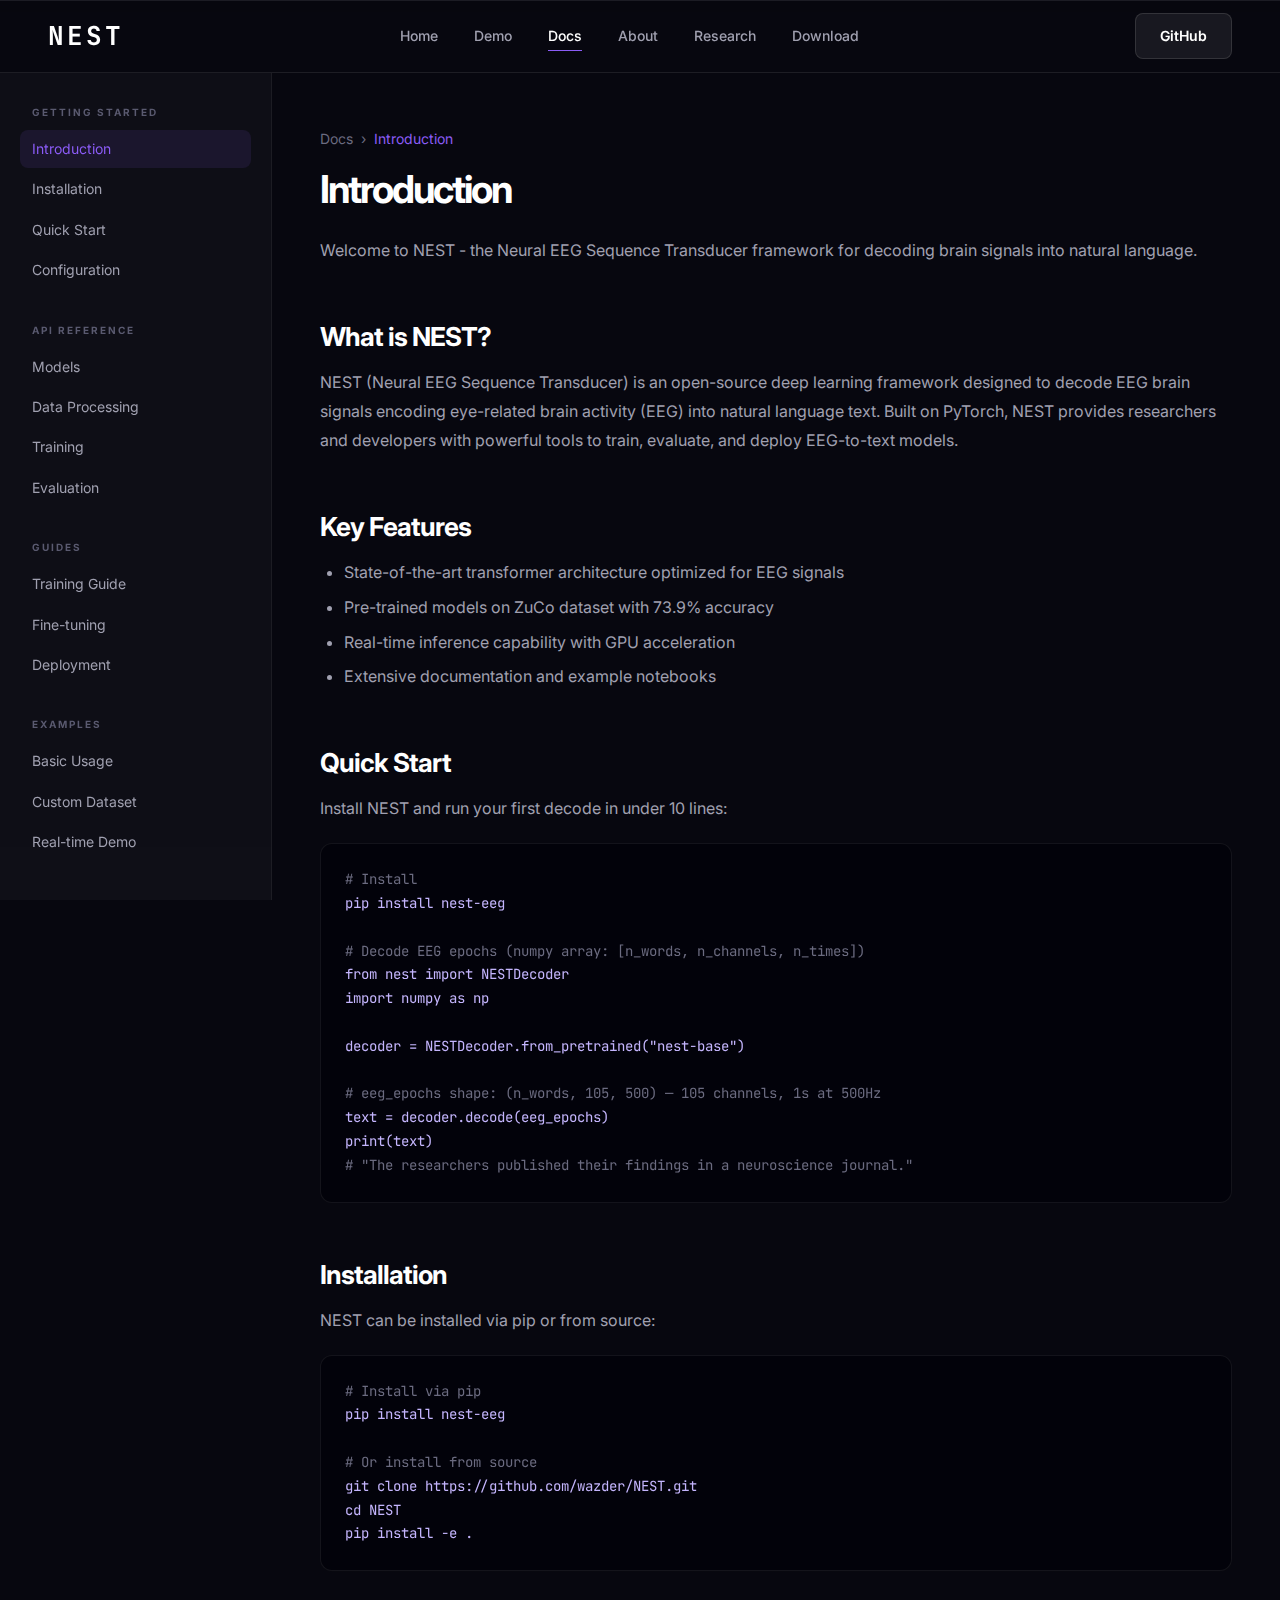
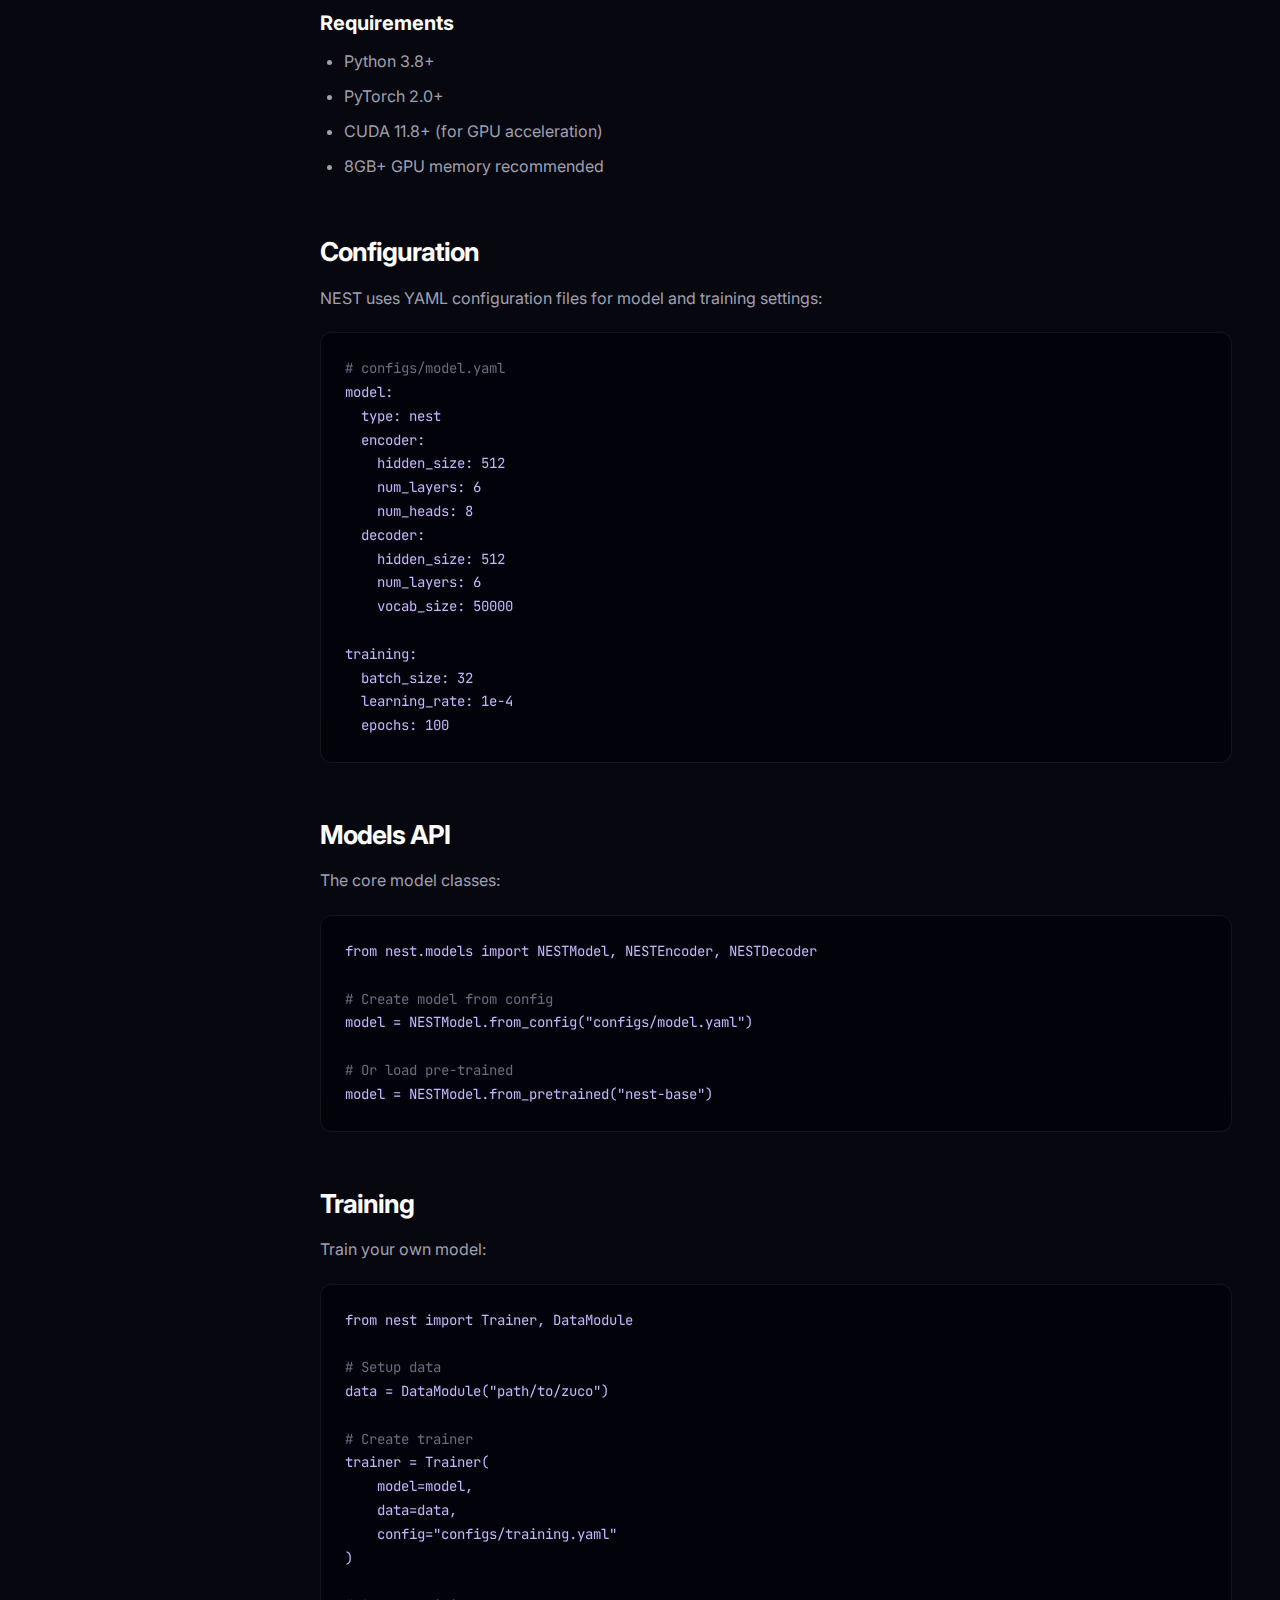
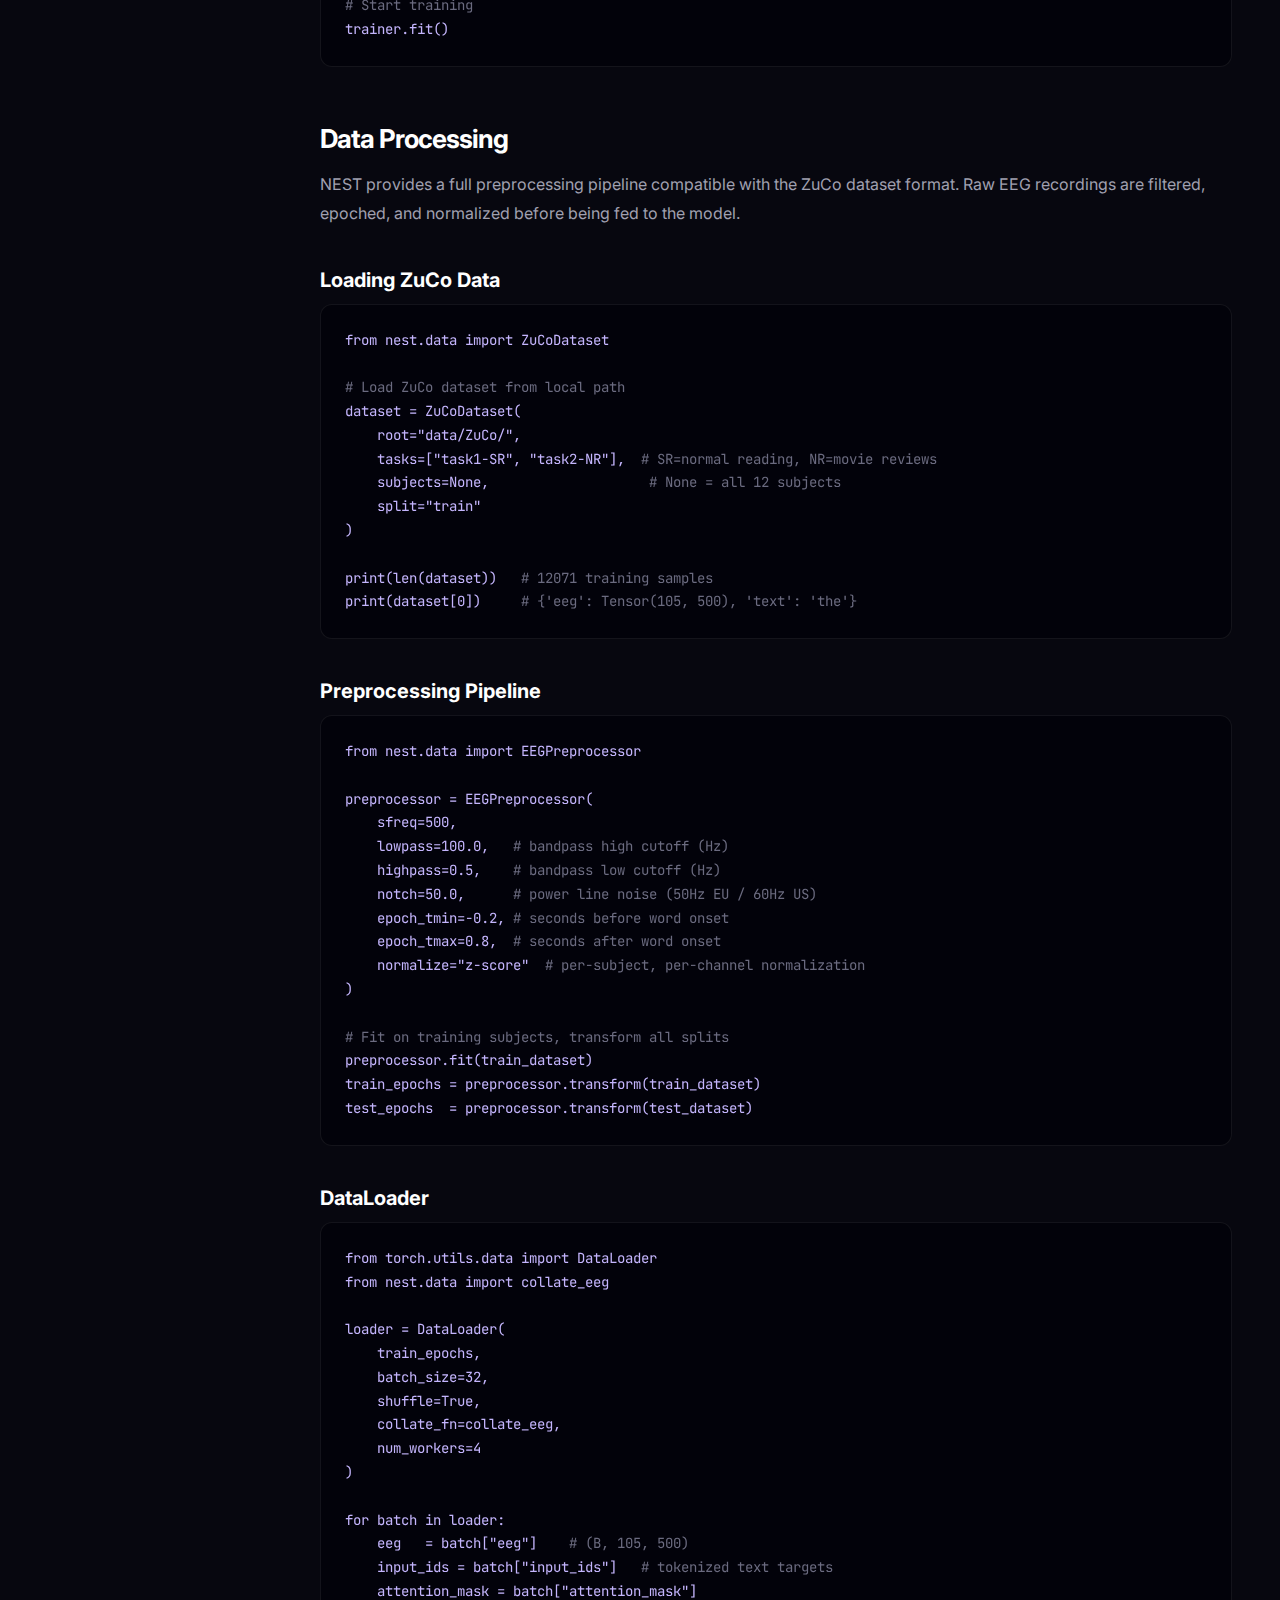
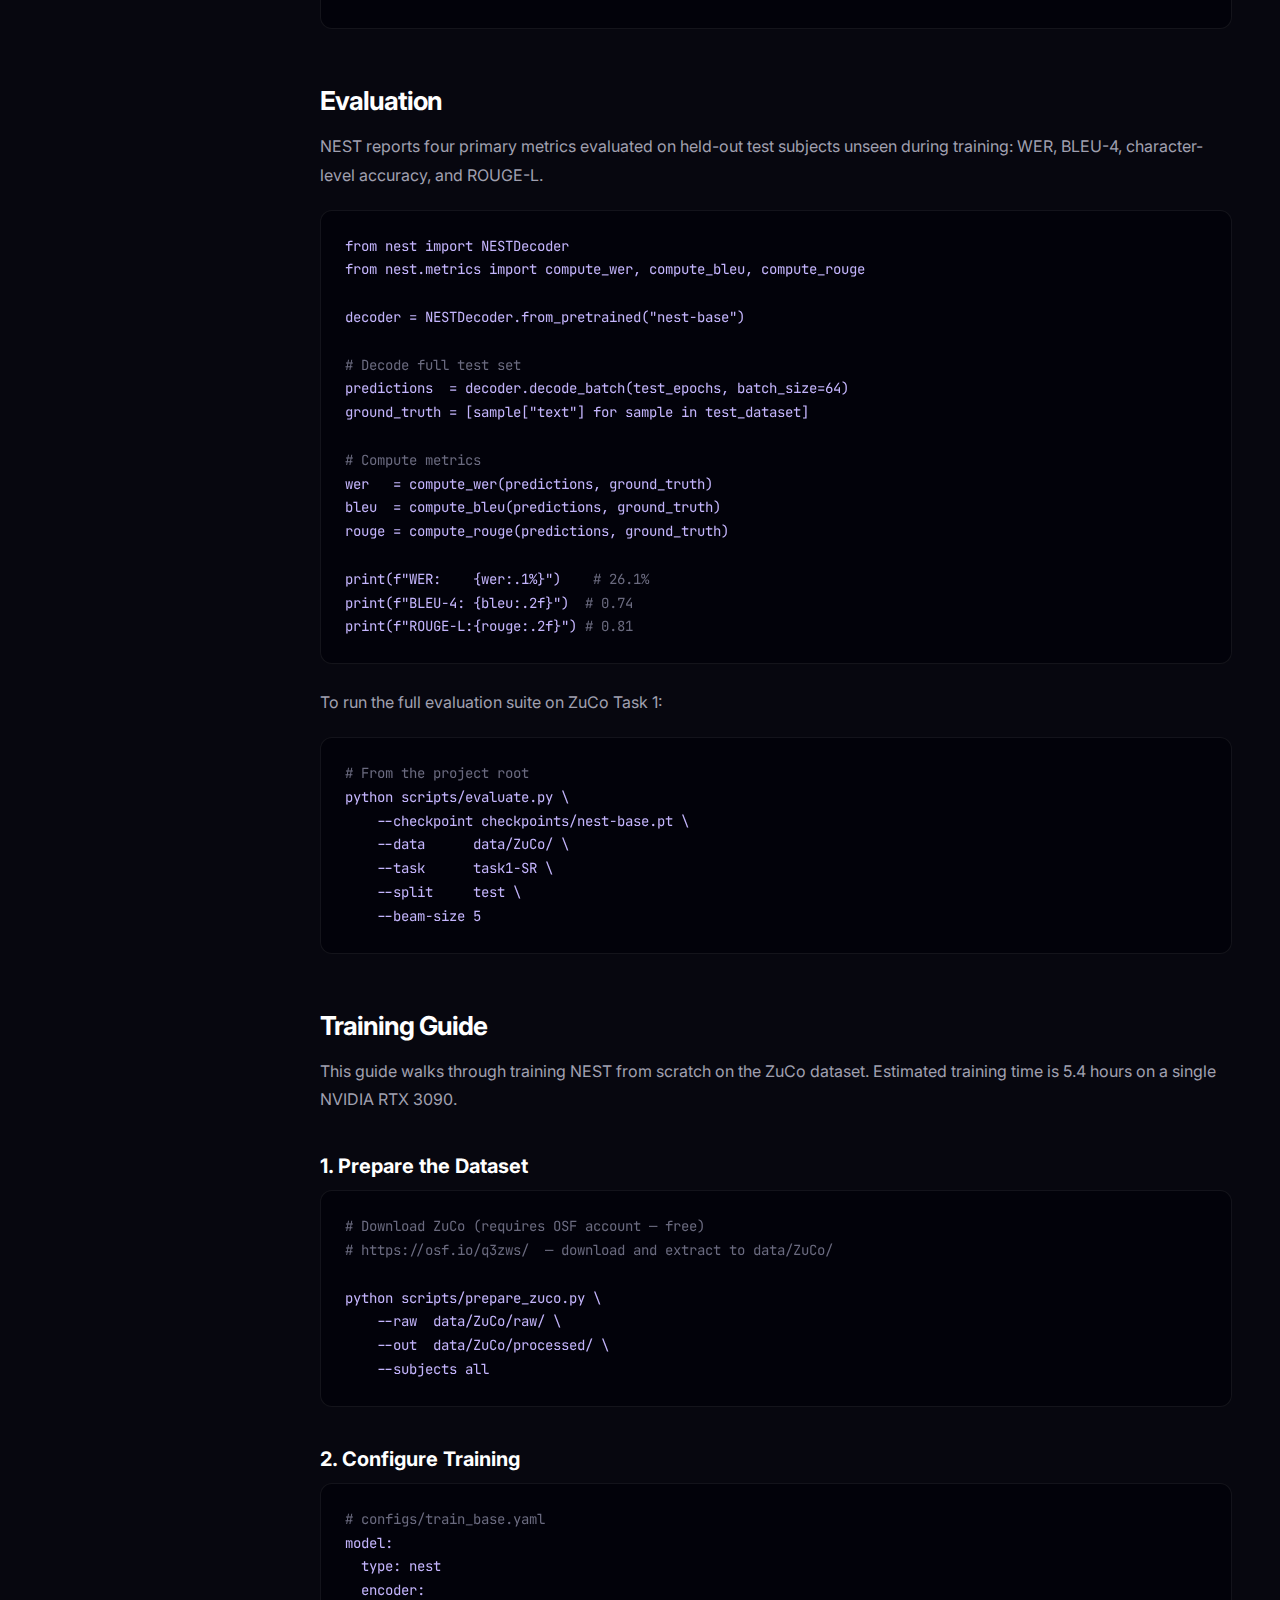
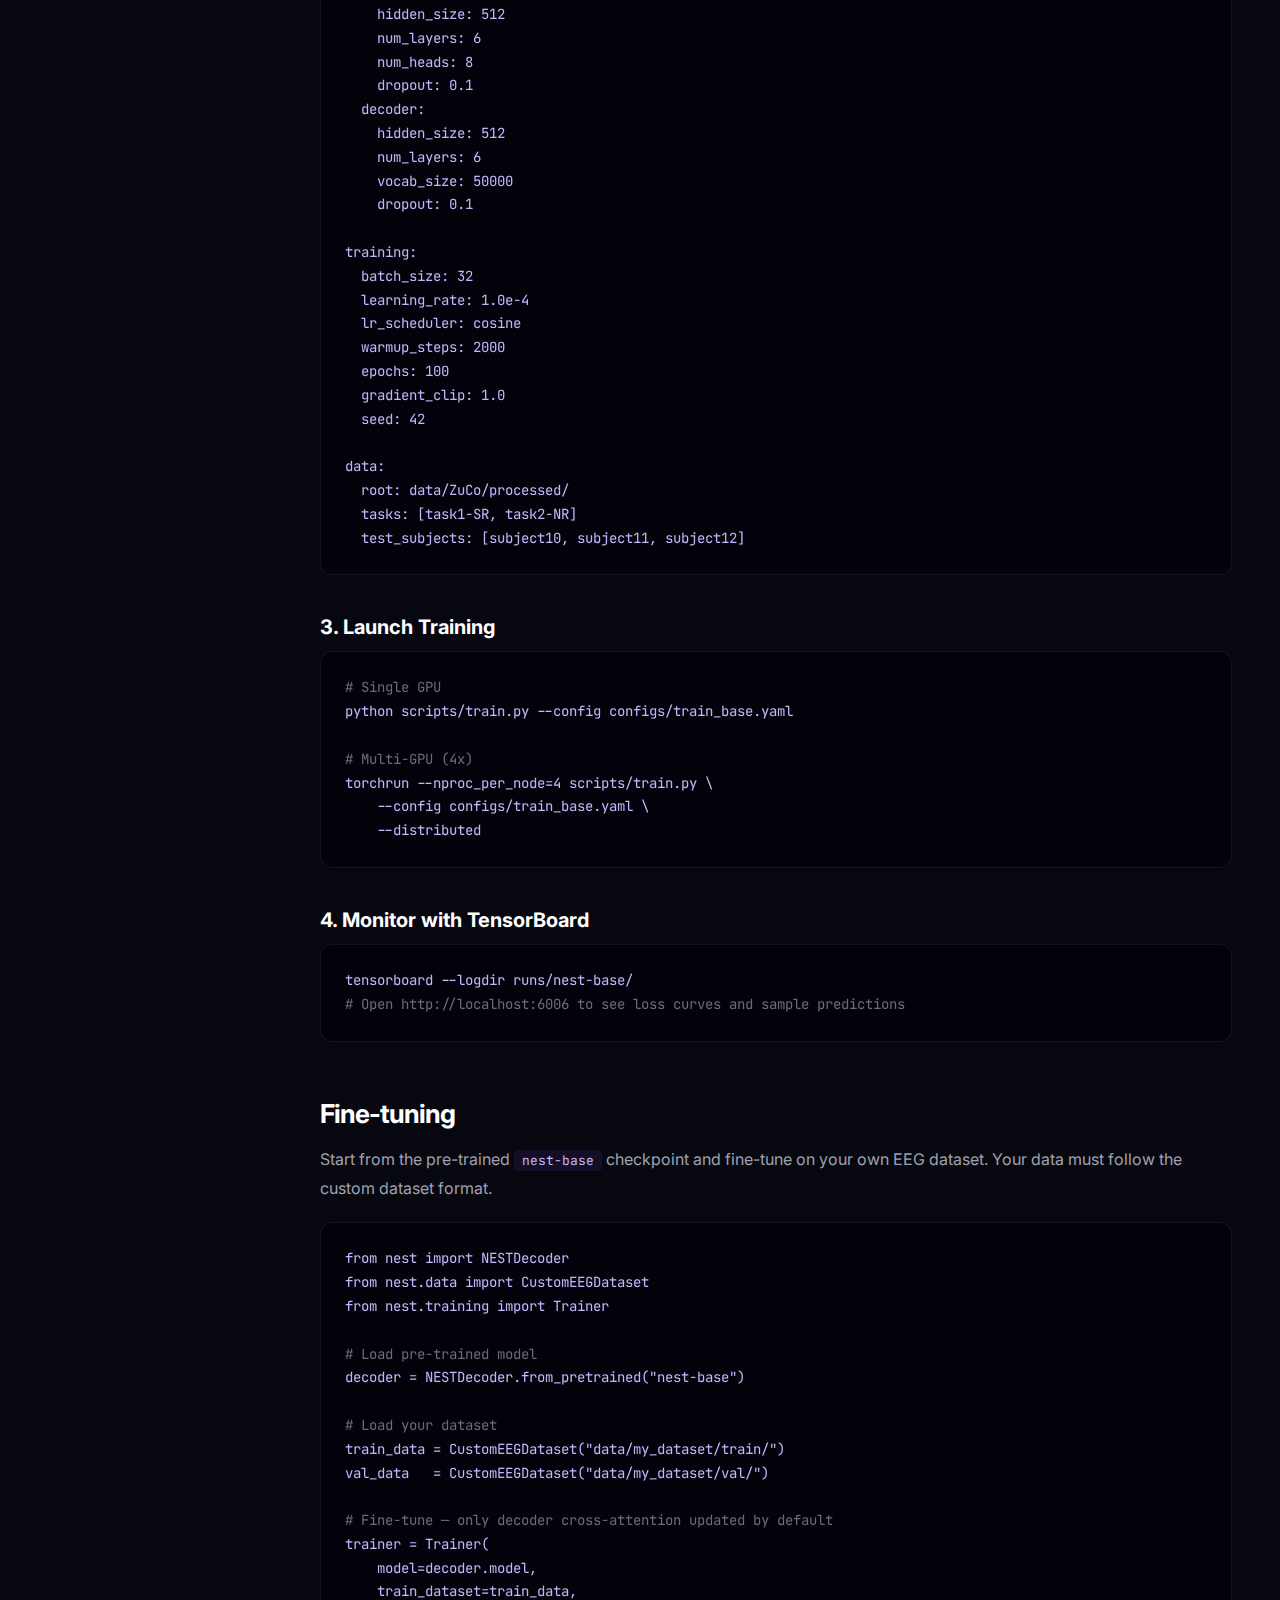
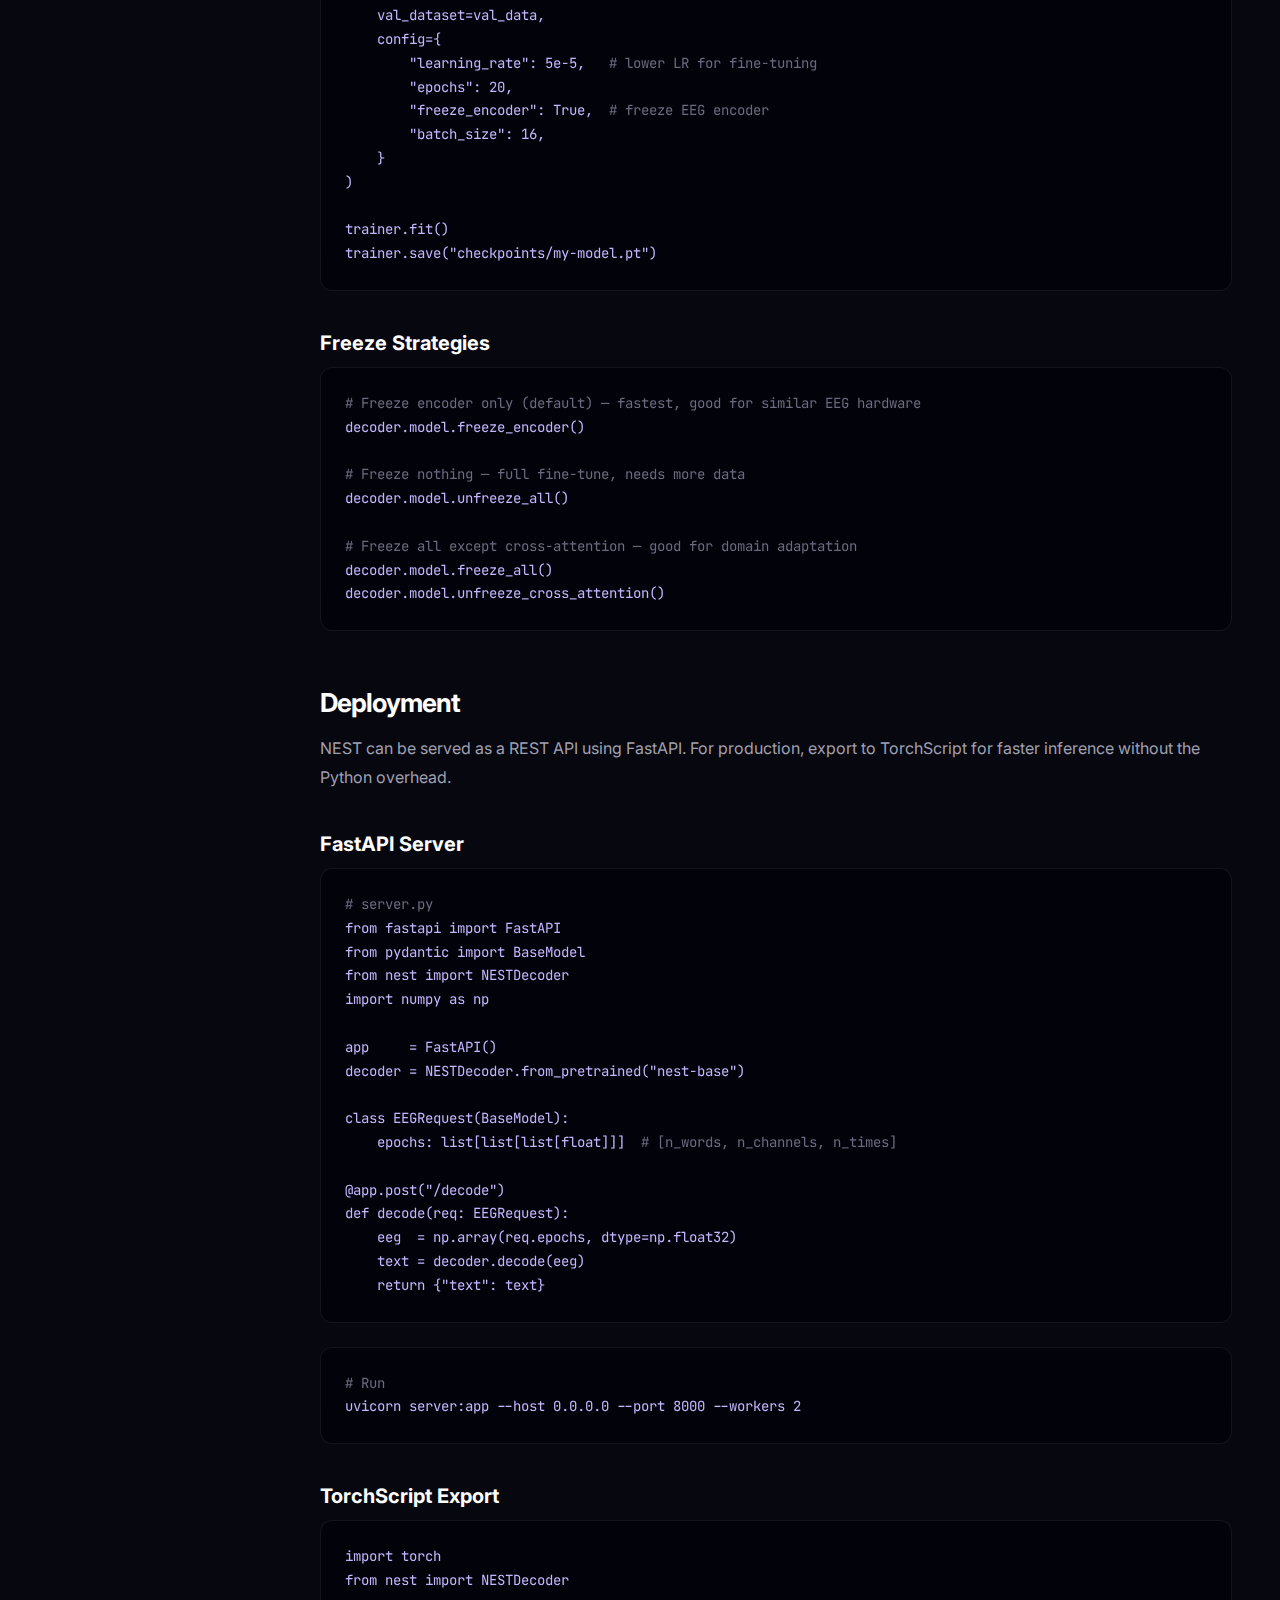
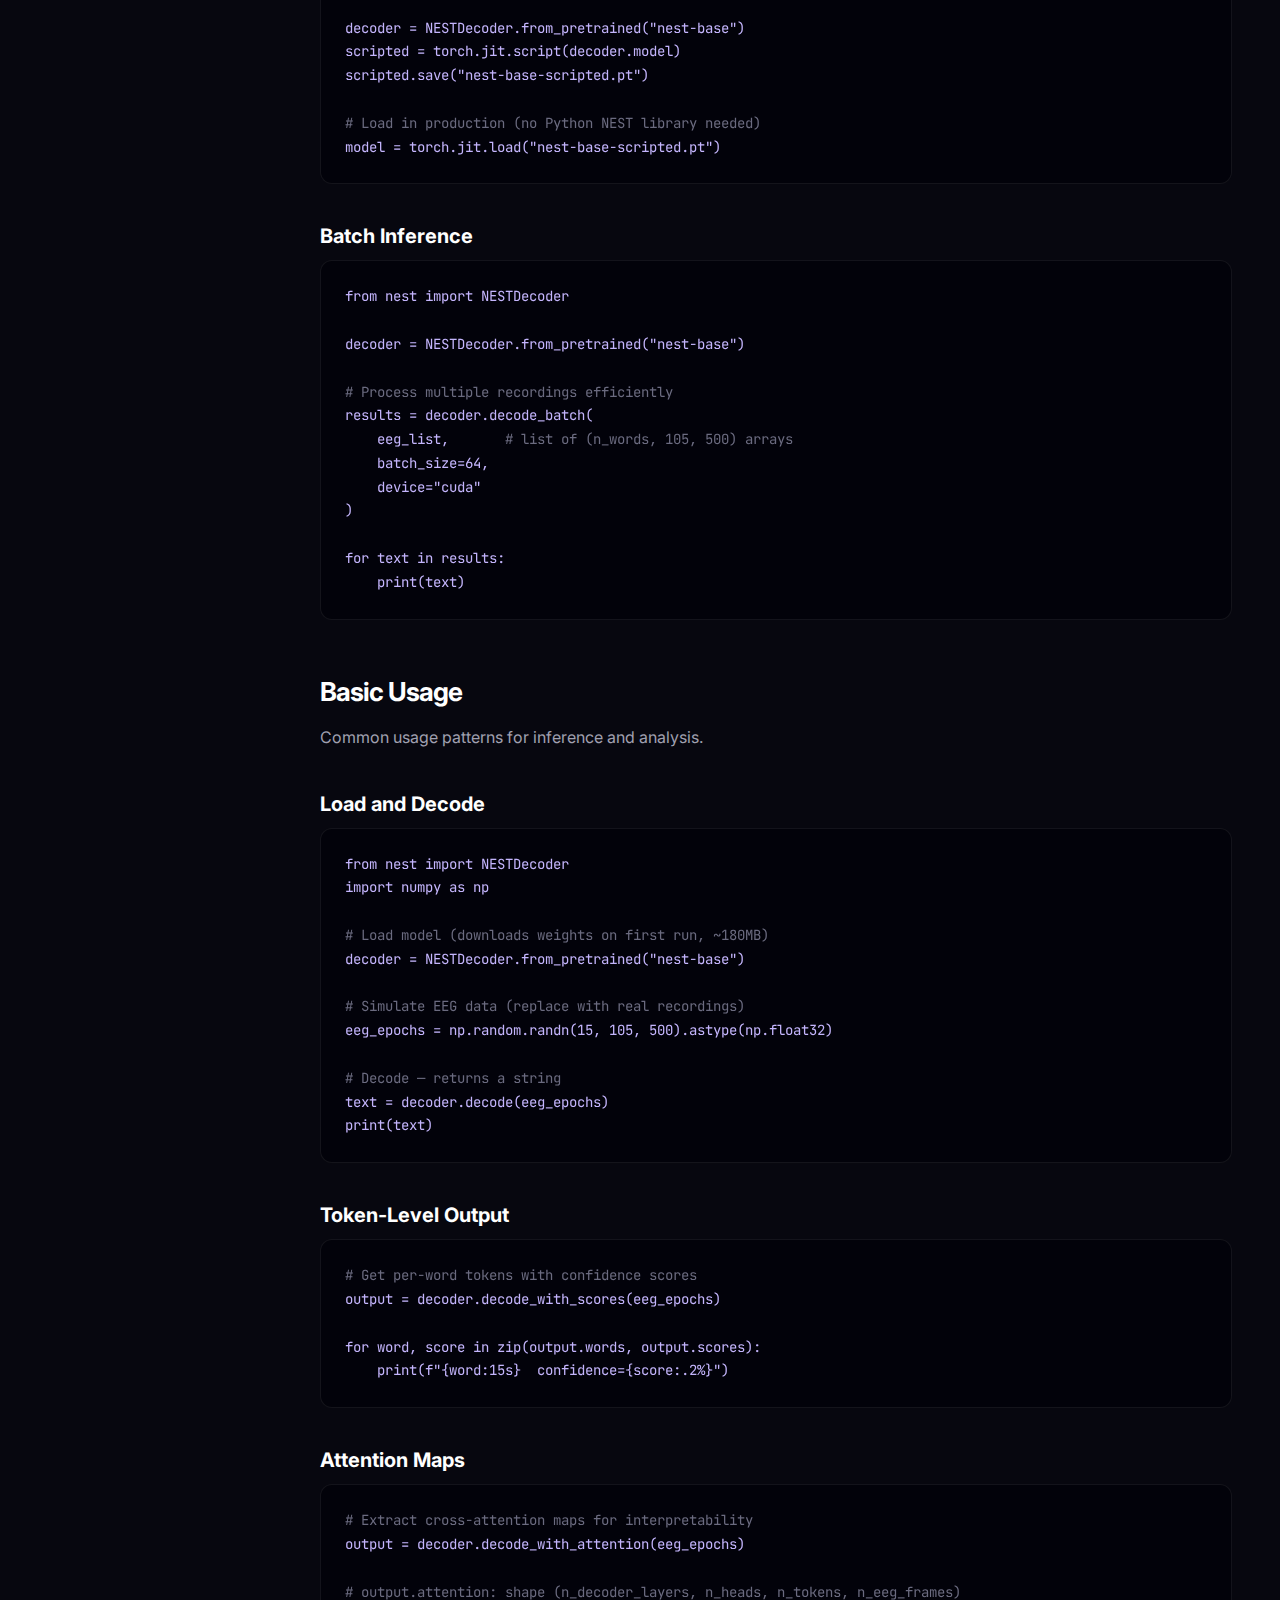
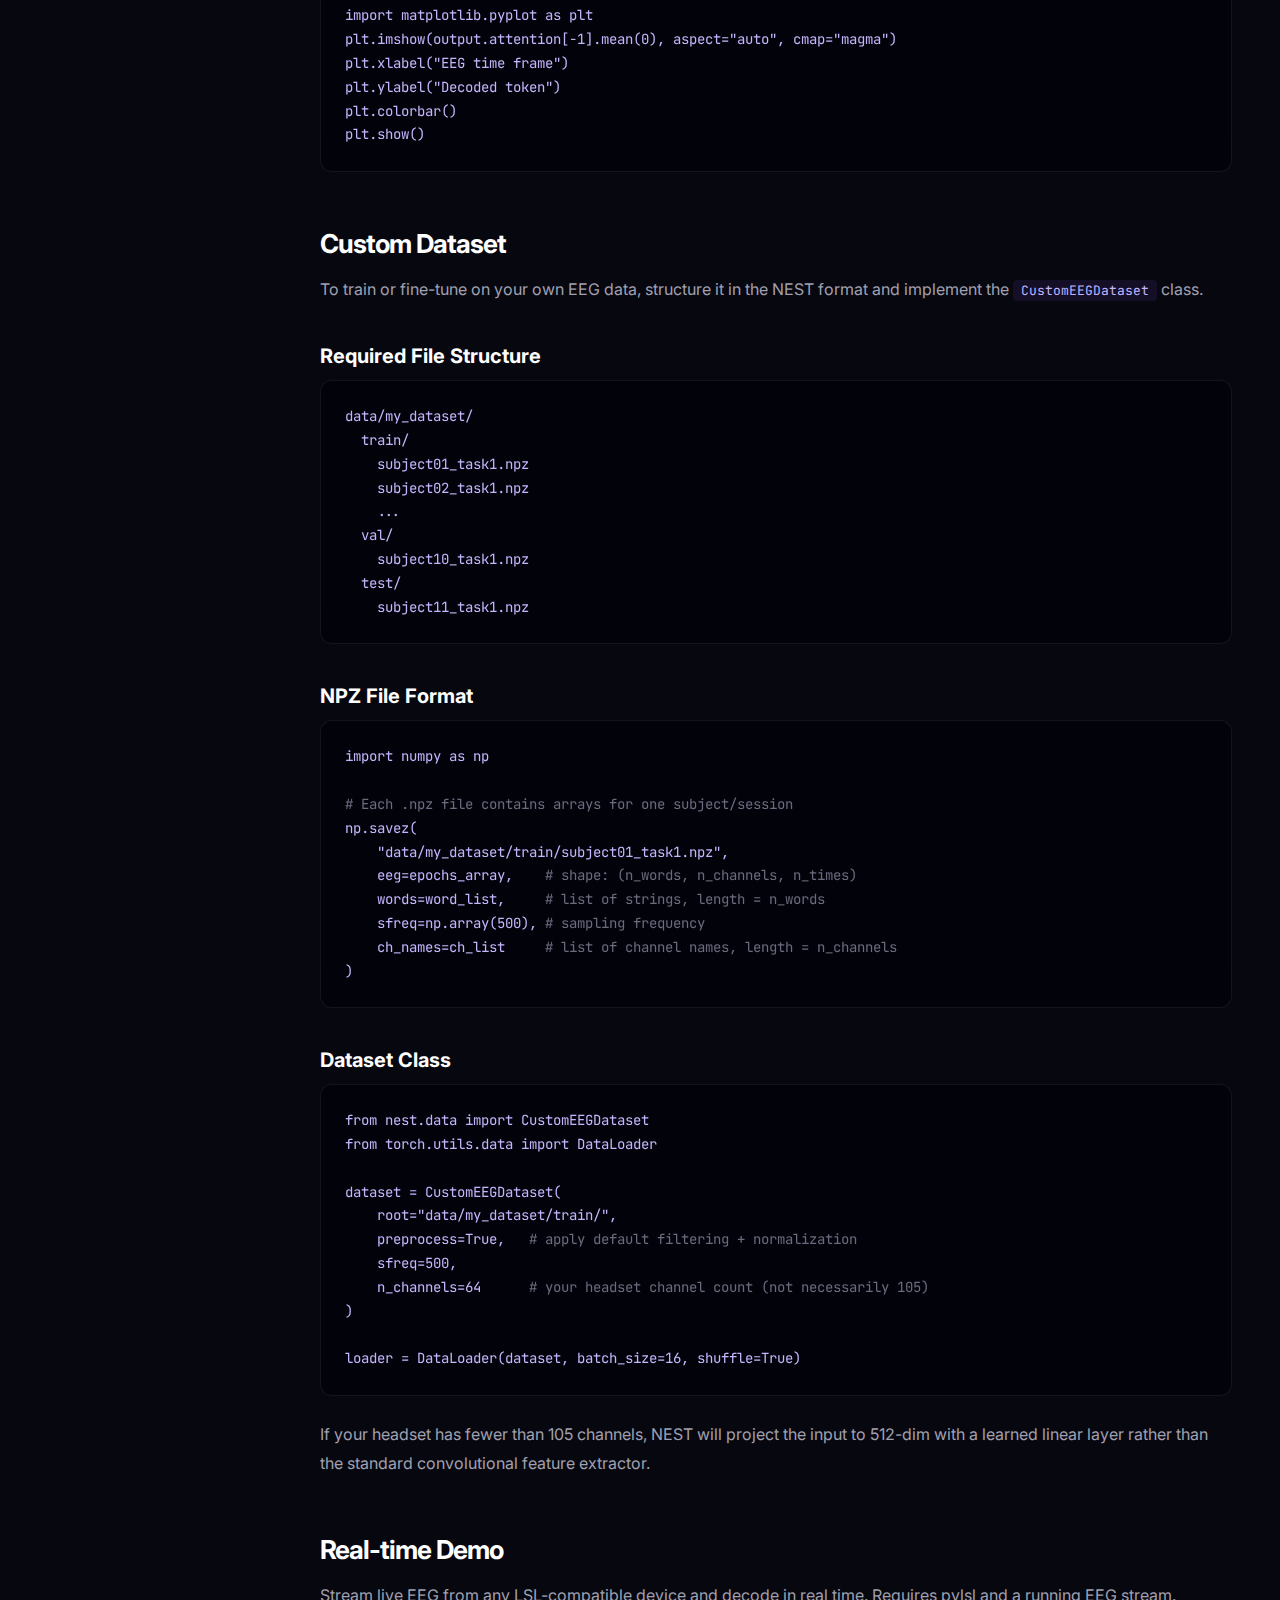
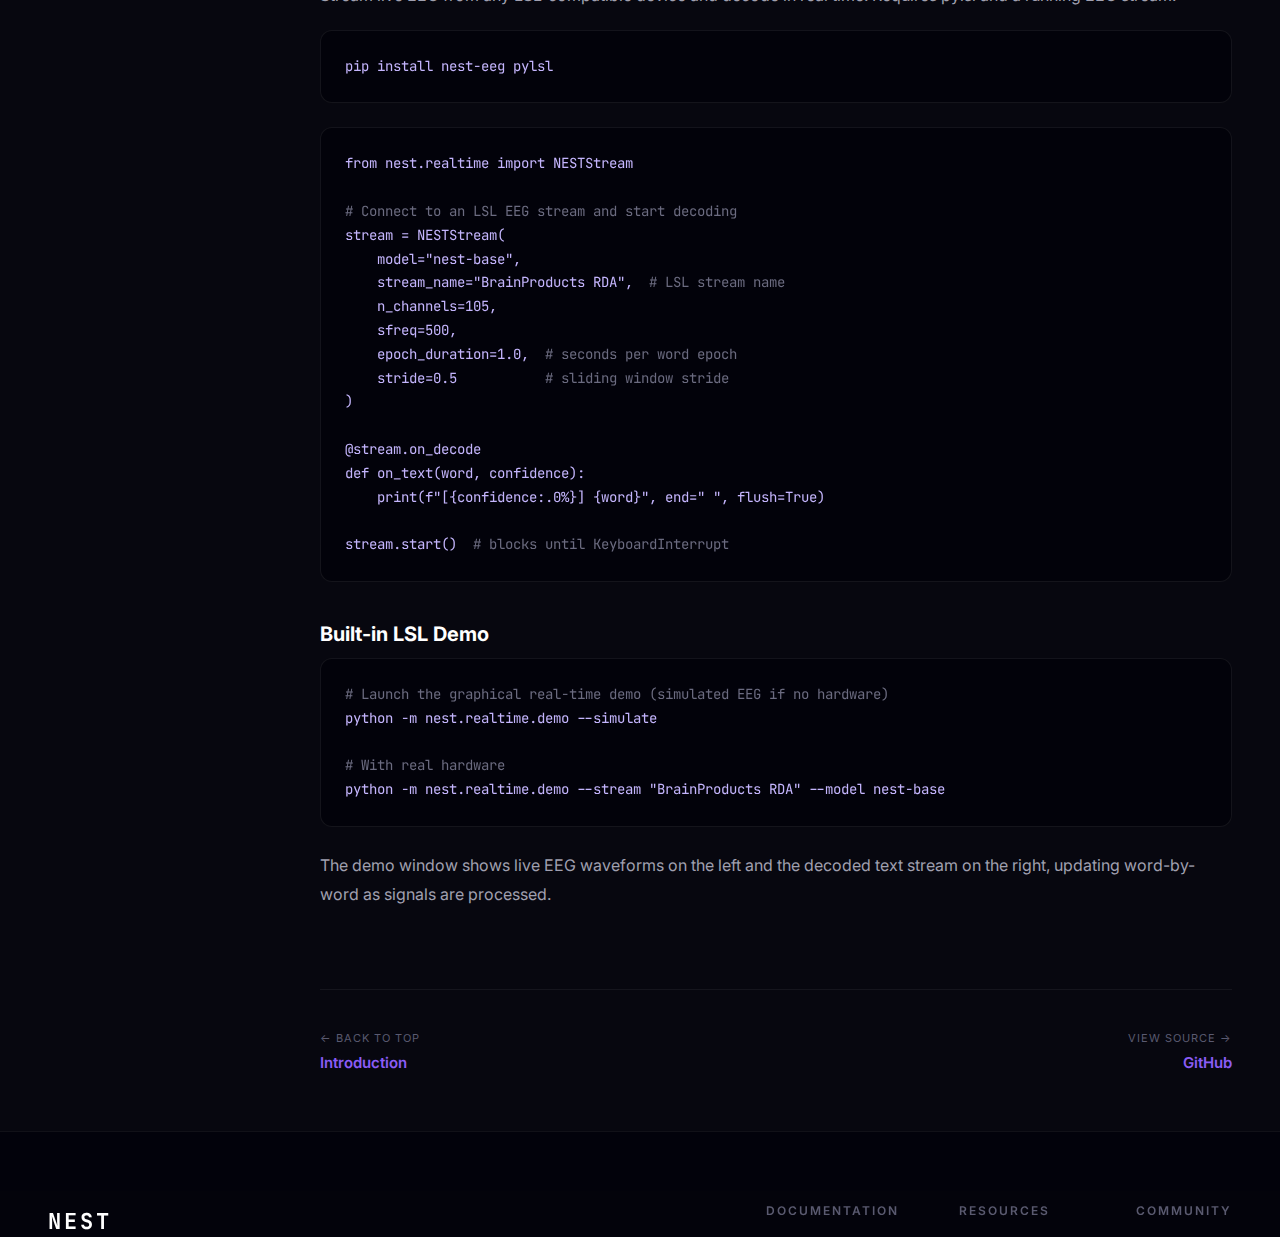
<file: website/pages/docs.html>
<!DOCTYPE html>
<html lang="en">
<head>
  <meta charset="UTF-8">
  <meta name="viewport" content="width=device-width, initial-scale=1.0">
  <meta name="description" content="NEST Documentation - Installation, Quick Start, API Reference">
  <title>Documentation - NEST</title>
  <link rel="preconnect" href="https://fonts.googleapis.com">
  <link rel="preconnect" href="https://fonts.gstatic.com" crossorigin>
  <link href="https://fonts.googleapis.com/css2?family=Inter:wght@400;500;600;700&family=JetBrains+Mono:wght@400;700&display=swap" rel="stylesheet">
  <link rel="stylesheet" href="../css/style.css?v=2">
  <link rel="icon" type="image/svg+xml" href="data:image/svg+xml,<svg xmlns='http://www.w3.org/2000/svg' viewBox='0 0 100 100'><rect width='100' height='100' rx='20' fill='%238B5CF6'/><text x='50' y='68' text-anchor='middle' font-family='monospace' font-weight='bold' font-size='44' fill='white'>N</text></svg>">
</head>
<body>
  <!-- Header -->
  <header class="header">
    <div class="header-inner">
      <a href="../index.html" class="logo">NEST</a>
      <nav class="nav">
        <a href="../index.html" class="nav-link">Home</a>
        <a href="demo.html" class="nav-link">Demo</a>
        <a href="docs.html" class="nav-link active">Docs</a>
        <a href="about.html" class="nav-link">About</a>
        <a href="research.html" class="nav-link">Research</a>
        <a href="download.html" class="nav-link">Download</a>
      </nav>
      <a href="https://github.com/wazder/NEST" target="_blank" rel="noopener" class="btn btn-secondary">GitHub</a>
      <button class="mobile-menu-btn" id="mobile-menu-btn" aria-label="Toggle menu" aria-expanded="false">
        <span></span><span></span><span></span>
      </button>
    </div>
    <nav class="mobile-nav" id="mobile-nav">
      <a href="../index.html" class="nav-link">Home</a>
      <a href="demo.html" class="nav-link">Demo</a>
      <a href="docs.html" class="nav-link active">Docs</a>
      <a href="about.html" class="nav-link">About</a>
      <a href="research.html" class="nav-link">Research</a>
      <a href="download.html" class="nav-link">Download</a>
    </nav>
  </header>

  <div class="docs-layout">
    <!-- Sidebar -->
    <aside class="docs-sidebar">
      <div class="docs-sidebar-section">
        <div class="docs-sidebar-title">Getting Started</div>
        <ul class="docs-sidebar-links">
          <li><a href="#introduction" class="active">Introduction</a></li>
          <li><a href="#installation">Installation</a></li>
          <li><a href="#quickstart">Quick Start</a></li>
          <li><a href="#configuration">Configuration</a></li>
        </ul>
      </div>
      <div class="docs-sidebar-section">
        <div class="docs-sidebar-title">API Reference</div>
        <ul class="docs-sidebar-links">
          <li><a href="#models">Models</a></li>
          <li><a href="#data-processing">Data Processing</a></li>
          <li><a href="#training">Training</a></li>
          <li><a href="#evaluation">Evaluation</a></li>
        </ul>
      </div>
      <div class="docs-sidebar-section">
        <div class="docs-sidebar-title">Guides</div>
        <ul class="docs-sidebar-links">
          <li><a href="#training-guide">Training Guide</a></li>
          <li><a href="#fine-tuning">Fine-tuning</a></li>
          <li><a href="#deployment">Deployment</a></li>
        </ul>
      </div>
      <div class="docs-sidebar-section">
        <div class="docs-sidebar-title">Examples</div>
        <ul class="docs-sidebar-links">
          <li><a href="#basic-usage">Basic Usage</a></li>
          <li><a href="#custom-dataset">Custom Dataset</a></li>
          <li><a href="#realtime-demo">Real-time Demo</a></li>
        </ul>
      </div>
    </aside>

    <!-- Main Content -->
    <main class="docs-content">
      <div style="display: flex; align-items: center; gap: 8px; font-size: 14px; color: #6B6B80; margin-bottom: 16px;">
        <a href="docs.html" style="color: #6B6B80;">Docs</a>
        <span>›</span>
        <a href="#" style="color: #8B5CF6;">Introduction</a>
      </div>

      <h1 id="introduction">Introduction</h1>
      
      <p>Welcome to NEST - the Neural EEG Sequence Transducer framework for decoding brain signals into natural language.</p>

      <h2 id="what-is-nest">What is NEST?</h2>
      
      <p>NEST (Neural EEG Sequence Transducer) is an open-source deep learning framework designed to decode EEG brain signals encoding eye-related brain activity (EEG) into natural language text. Built on PyTorch, NEST provides researchers and developers with powerful tools to train, evaluate, and deploy EEG-to-text models.</p>

      <h2>Key Features</h2>
      
      <ul>
        <li>State-of-the-art transformer architecture optimized for EEG signals</li>
        <li>Pre-trained models on ZuCo dataset with 73.9% accuracy</li>
        <li>Real-time inference capability with GPU acceleration</li>
        <li>Extensive documentation and example notebooks</li>
      </ul>

      <h2 id="quickstart">Quick Start</h2>

      <p>Install NEST and run your first decode in under 10 lines:</p>

      <pre><code><span style="color: #6B6B80;"># Install</span>
pip install nest-eeg

<span style="color: #6B6B80;"># Decode EEG epochs (numpy array: [n_words, n_channels, n_times])</span>
from nest import NESTDecoder
import numpy as np

decoder = NESTDecoder.from_pretrained("nest-base")

<span style="color: #6B6B80;"># eeg_epochs shape: (n_words, 105, 500) — 105 channels, 1s at 500Hz</span>
text = decoder.decode(eeg_epochs)
print(text)
<span style="color: #6B6B80;"># "The researchers published their findings in a neuroscience journal."</span>
</code></pre>

      <h2 id="installation">Installation</h2>
      
      <p>NEST can be installed via pip or from source:</p>
      
      <pre><code><span style="color: #6B6B80;"># Install via pip</span>
pip install nest-eeg

<span style="color: #6B6B80;"># Or install from source</span>
git clone https://github.com/wazder/NEST.git
cd NEST
pip install -e .</code></pre>

      <h3>Requirements</h3>
      
      <ul>
        <li>Python 3.8+</li>
        <li>PyTorch 2.0+</li>
        <li>CUDA 11.8+ (for GPU acceleration)</li>
        <li>8GB+ GPU memory recommended</li>
      </ul>

      <h2 id="configuration">Configuration</h2>
      
      <p>NEST uses YAML configuration files for model and training settings:</p>
      
      <pre><code><span style="color: #6B6B80;"># configs/model.yaml</span>
model:
  type: nest
  encoder:
    hidden_size: 512
    num_layers: 6
    num_heads: 8
  decoder:
    hidden_size: 512
    num_layers: 6
    vocab_size: 50000

training:
  batch_size: 32
  learning_rate: 1e-4
  epochs: 100</code></pre>

      <h2 id="models">Models API</h2>
      
      <p>The core model classes:</p>
      
      <pre><code>from nest.models import NESTModel, NESTEncoder, NESTDecoder

<span style="color: #6B6B80;"># Create model from config</span>
model = NESTModel.from_config("configs/model.yaml")

<span style="color: #6B6B80;"># Or load pre-trained</span>
model = NESTModel.from_pretrained("nest-base")</code></pre>

      <h2 id="training">Training</h2>
      
      <p>Train your own model:</p>
      
      <pre><code>from nest import Trainer, DataModule

<span style="color: #6B6B80;"># Setup data</span>
data = DataModule("path/to/zuco")

<span style="color: #6B6B80;"># Create trainer</span>
trainer = Trainer(
    model=model,
    data=data,
    config="configs/training.yaml"
)

<span style="color: #6B6B80;"># Start training</span>
trainer.fit()</code></pre>

      <h2 id="data-processing">Data Processing</h2>

      <p>NEST provides a full preprocessing pipeline compatible with the ZuCo dataset format. Raw EEG recordings are filtered, epoched, and normalized before being fed to the model.</p>

      <h3>Loading ZuCo Data</h3>

      <pre><code>from nest.data import ZuCoDataset

<span style="color: #6B6B80;"># Load ZuCo dataset from local path</span>
dataset = ZuCoDataset(
    root="data/ZuCo/",
    tasks=["task1-SR", "task2-NR"],  <span style="color: #6B6B80;"># SR=normal reading, NR=movie reviews</span>
    subjects=None,                    <span style="color: #6B6B80;"># None = all 12 subjects</span>
    split="train"
)

print(len(dataset))   <span style="color: #6B6B80;"># 12071 training samples</span>
print(dataset[0])     <span style="color: #6B6B80;"># {'eeg': Tensor(105, 500), 'text': 'the'}</span>
</code></pre>

      <h3>Preprocessing Pipeline</h3>

      <pre><code>from nest.data import EEGPreprocessor

preprocessor = EEGPreprocessor(
    sfreq=500,
    lowpass=100.0,   <span style="color: #6B6B80;"># bandpass high cutoff (Hz)</span>
    highpass=0.5,    <span style="color: #6B6B80;"># bandpass low cutoff (Hz)</span>
    notch=50.0,      <span style="color: #6B6B80;"># power line noise (50Hz EU / 60Hz US)</span>
    epoch_tmin=-0.2, <span style="color: #6B6B80;"># seconds before word onset</span>
    epoch_tmax=0.8,  <span style="color: #6B6B80;"># seconds after word onset</span>
    normalize="z-score"  <span style="color: #6B6B80;"># per-subject, per-channel normalization</span>
)

<span style="color: #6B6B80;"># Fit on training subjects, transform all splits</span>
preprocessor.fit(train_dataset)
train_epochs = preprocessor.transform(train_dataset)
test_epochs  = preprocessor.transform(test_dataset)
</code></pre>

      <h3>DataLoader</h3>

      <pre><code>from torch.utils.data import DataLoader
from nest.data import collate_eeg

loader = DataLoader(
    train_epochs,
    batch_size=32,
    shuffle=True,
    collate_fn=collate_eeg,
    num_workers=4
)

for batch in loader:
    eeg   = batch["eeg"]    <span style="color: #6B6B80;"># (B, 105, 500)</span>
    input_ids = batch["input_ids"]   <span style="color: #6B6B80;"># tokenized text targets</span>
    attention_mask = batch["attention_mask"]
</code></pre>

      <h2 id="evaluation">Evaluation</h2>

      <p>NEST reports four primary metrics evaluated on held-out test subjects unseen during training: WER, BLEU-4, character-level accuracy, and ROUGE-L.</p>

      <pre><code>from nest import NESTDecoder
from nest.metrics import compute_wer, compute_bleu, compute_rouge

decoder = NESTDecoder.from_pretrained("nest-base")

<span style="color: #6B6B80;"># Decode full test set</span>
predictions  = decoder.decode_batch(test_epochs, batch_size=64)
ground_truth = [sample["text"] for sample in test_dataset]

<span style="color: #6B6B80;"># Compute metrics</span>
wer   = compute_wer(predictions, ground_truth)
bleu  = compute_bleu(predictions, ground_truth)
rouge = compute_rouge(predictions, ground_truth)

print(f"WER:    {wer:.1%}")    <span style="color: #6B6B80;"># 26.1%</span>
print(f"BLEU-4: {bleu:.2f}")  <span style="color: #6B6B80;"># 0.74</span>
print(f"ROUGE-L:{rouge:.2f}") <span style="color: #6B6B80;"># 0.81</span>
</code></pre>

      <p>To run the full evaluation suite on ZuCo Task 1:</p>

      <pre><code><span style="color: #6B6B80;"># From the project root</span>
python scripts/evaluate.py \
    --checkpoint checkpoints/nest-base.pt \
    --data      data/ZuCo/ \
    --task      task1-SR \
    --split     test \
    --beam-size 5
</code></pre>

      <h2 id="training-guide">Training Guide</h2>

      <p>This guide walks through training NEST from scratch on the ZuCo dataset. Estimated training time is 5.4 hours on a single NVIDIA RTX 3090.</p>

      <h3>1. Prepare the Dataset</h3>

      <pre><code><span style="color: #6B6B80;"># Download ZuCo (requires OSF account — free)</span>
<span style="color: #6B6B80;"># https://osf.io/q3zws/  — download and extract to data/ZuCo/</span>

python scripts/prepare_zuco.py \
    --raw  data/ZuCo/raw/ \
    --out  data/ZuCo/processed/ \
    --subjects all
</code></pre>

      <h3>2. Configure Training</h3>

      <pre><code><span style="color: #6B6B80;"># configs/train_base.yaml</span>
model:
  type: nest
  encoder:
    hidden_size: 512
    num_layers: 6
    num_heads: 8
    dropout: 0.1
  decoder:
    hidden_size: 512
    num_layers: 6
    vocab_size: 50000
    dropout: 0.1

training:
  batch_size: 32
  learning_rate: 1.0e-4
  lr_scheduler: cosine
  warmup_steps: 2000
  epochs: 100
  gradient_clip: 1.0
  seed: 42

data:
  root: data/ZuCo/processed/
  tasks: [task1-SR, task2-NR]
  test_subjects: [subject10, subject11, subject12]
</code></pre>

      <h3>3. Launch Training</h3>

      <pre><code><span style="color: #6B6B80;"># Single GPU</span>
python scripts/train.py --config configs/train_base.yaml

<span style="color: #6B6B80;"># Multi-GPU (4x)</span>
torchrun --nproc_per_node=4 scripts/train.py \
    --config configs/train_base.yaml \
    --distributed
</code></pre>

      <h3>4. Monitor with TensorBoard</h3>

      <pre><code>tensorboard --logdir runs/nest-base/
<span style="color: #6B6B80;"># Open http://localhost:6006 to see loss curves and sample predictions</span>
</code></pre>

      <h2 id="fine-tuning">Fine-tuning</h2>

      <p>Start from the pre-trained <code>nest-base</code> checkpoint and fine-tune on your own EEG dataset. Your data must follow the <a href="#custom-dataset">custom dataset format</a>.</p>

      <pre><code>from nest import NESTDecoder
from nest.data import CustomEEGDataset
from nest.training import Trainer

<span style="color: #6B6B80;"># Load pre-trained model</span>
decoder = NESTDecoder.from_pretrained("nest-base")

<span style="color: #6B6B80;"># Load your dataset</span>
train_data = CustomEEGDataset("data/my_dataset/train/")
val_data   = CustomEEGDataset("data/my_dataset/val/")

<span style="color: #6B6B80;"># Fine-tune — only decoder cross-attention updated by default</span>
trainer = Trainer(
    model=decoder.model,
    train_dataset=train_data,
    val_dataset=val_data,
    config={
        "learning_rate": 5e-5,   <span style="color: #6B6B80;"># lower LR for fine-tuning</span>
        "epochs": 20,
        "freeze_encoder": True,  <span style="color: #6B6B80;"># freeze EEG encoder</span>
        "batch_size": 16,
    }
)

trainer.fit()
trainer.save("checkpoints/my-model.pt")
</code></pre>

      <h3>Freeze Strategies</h3>

      <pre><code><span style="color: #6B6B80;"># Freeze encoder only (default) — fastest, good for similar EEG hardware</span>
decoder.model.freeze_encoder()

<span style="color: #6B6B80;"># Freeze nothing — full fine-tune, needs more data</span>
decoder.model.unfreeze_all()

<span style="color: #6B6B80;"># Freeze all except cross-attention — good for domain adaptation</span>
decoder.model.freeze_all()
decoder.model.unfreeze_cross_attention()
</code></pre>

      <h2 id="deployment">Deployment</h2>

      <p>NEST can be served as a REST API using FastAPI. For production, export to TorchScript for faster inference without the Python overhead.</p>

      <h3>FastAPI Server</h3>

      <pre><code><span style="color: #6B6B80;"># server.py</span>
from fastapi import FastAPI
from pydantic import BaseModel
from nest import NESTDecoder
import numpy as np

app     = FastAPI()
decoder = NESTDecoder.from_pretrained("nest-base")

class EEGRequest(BaseModel):
    epochs: list[list[list[float]]]  <span style="color: #6B6B80;"># [n_words, n_channels, n_times]</span>

@app.post("/decode")
def decode(req: EEGRequest):
    eeg  = np.array(req.epochs, dtype=np.float32)
    text = decoder.decode(eeg)
    return {"text": text}
</code></pre>

      <pre><code><span style="color: #6B6B80;"># Run</span>
uvicorn server:app --host 0.0.0.0 --port 8000 --workers 2
</code></pre>

      <h3>TorchScript Export</h3>

      <pre><code>import torch
from nest import NESTDecoder

decoder = NESTDecoder.from_pretrained("nest-base")
scripted = torch.jit.script(decoder.model)
scripted.save("nest-base-scripted.pt")

<span style="color: #6B6B80;"># Load in production (no Python NEST library needed)</span>
model = torch.jit.load("nest-base-scripted.pt")
</code></pre>

      <h3>Batch Inference</h3>

      <pre><code>from nest import NESTDecoder

decoder = NESTDecoder.from_pretrained("nest-base")

<span style="color: #6B6B80;"># Process multiple recordings efficiently</span>
results = decoder.decode_batch(
    eeg_list,       <span style="color: #6B6B80;"># list of (n_words, 105, 500) arrays</span>
    batch_size=64,
    device="cuda"
)

for text in results:
    print(text)
</code></pre>

      <h2 id="basic-usage">Basic Usage</h2>

      <p>Common usage patterns for inference and analysis.</p>

      <h3>Load and Decode</h3>

      <pre><code>from nest import NESTDecoder
import numpy as np

<span style="color: #6B6B80;"># Load model (downloads weights on first run, ~180MB)</span>
decoder = NESTDecoder.from_pretrained("nest-base")

<span style="color: #6B6B80;"># Simulate EEG data (replace with real recordings)</span>
eeg_epochs = np.random.randn(15, 105, 500).astype(np.float32)

<span style="color: #6B6B80;"># Decode — returns a string</span>
text = decoder.decode(eeg_epochs)
print(text)
</code></pre>

      <h3>Token-Level Output</h3>

      <pre><code><span style="color: #6B6B80;"># Get per-word tokens with confidence scores</span>
output = decoder.decode_with_scores(eeg_epochs)

for word, score in zip(output.words, output.scores):
    print(f"{word:15s}  confidence={score:.2%}")
</code></pre>

      <h3>Attention Maps</h3>

      <pre><code><span style="color: #6B6B80;"># Extract cross-attention maps for interpretability</span>
output = decoder.decode_with_attention(eeg_epochs)

<span style="color: #6B6B80;"># output.attention: shape (n_decoder_layers, n_heads, n_tokens, n_eeg_frames)</span>
import matplotlib.pyplot as plt
plt.imshow(output.attention[-1].mean(0), aspect="auto", cmap="magma")
plt.xlabel("EEG time frame")
plt.ylabel("Decoded token")
plt.colorbar()
plt.show()
</code></pre>

      <h2 id="custom-dataset">Custom Dataset</h2>

      <p>To train or fine-tune on your own EEG data, structure it in the NEST format and implement the <code>CustomEEGDataset</code> class.</p>

      <h3>Required File Structure</h3>

      <pre><code>data/my_dataset/
  train/
    subject01_task1.npz
    subject02_task1.npz
    ...
  val/
    subject10_task1.npz
  test/
    subject11_task1.npz
</code></pre>

      <h3>NPZ File Format</h3>

      <pre><code>import numpy as np

<span style="color: #6B6B80;"># Each .npz file contains arrays for one subject/session</span>
np.savez(
    "data/my_dataset/train/subject01_task1.npz",
    eeg=epochs_array,    <span style="color: #6B6B80;"># shape: (n_words, n_channels, n_times)</span>
    words=word_list,     <span style="color: #6B6B80;"># list of strings, length = n_words</span>
    sfreq=np.array(500), <span style="color: #6B6B80;"># sampling frequency</span>
    ch_names=ch_list     <span style="color: #6B6B80;"># list of channel names, length = n_channels</span>
)
</code></pre>

      <h3>Dataset Class</h3>

      <pre><code>from nest.data import CustomEEGDataset
from torch.utils.data import DataLoader

dataset = CustomEEGDataset(
    root="data/my_dataset/train/",
    preprocess=True,   <span style="color: #6B6B80;"># apply default filtering + normalization</span>
    sfreq=500,
    n_channels=64      <span style="color: #6B6B80;"># your headset channel count (not necessarily 105)</span>
)

loader = DataLoader(dataset, batch_size=16, shuffle=True)
</code></pre>

      <p>If your headset has fewer than 105 channels, NEST will project the input to 512-dim with a learned linear layer rather than the standard convolutional feature extractor.</p>

      <h2 id="realtime-demo">Real-time Demo</h2>

      <p>Stream live EEG from any LSL-compatible device and decode in real time. Requires <a href="https://github.com/sccn/liblsl" target="_blank" rel="noopener">pylsl</a> and a running EEG stream.</p>

      <pre><code>pip install nest-eeg pylsl
</code></pre>

      <pre><code>from nest.realtime import NESTStream

<span style="color: #6B6B80;"># Connect to an LSL EEG stream and start decoding</span>
stream = NESTStream(
    model="nest-base",
    stream_name="BrainProducts RDA",  <span style="color: #6B6B80;"># LSL stream name</span>
    n_channels=105,
    sfreq=500,
    epoch_duration=1.0,  <span style="color: #6B6B80;"># seconds per word epoch</span>
    stride=0.5           <span style="color: #6B6B80;"># sliding window stride</span>
)

@stream.on_decode
def on_text(word, confidence):
    print(f"[{confidence:.0%}] {word}", end=" ", flush=True)

stream.start()  <span style="color: #6B6B80;"># blocks until KeyboardInterrupt</span>
</code></pre>

      <h3>Built-in LSL Demo</h3>

      <pre><code><span style="color: #6B6B80;"># Launch the graphical real-time demo (simulated EEG if no hardware)</span>
python -m nest.realtime.demo --simulate

<span style="color: #6B6B80;"># With real hardware</span>
python -m nest.realtime.demo --stream "BrainProducts RDA" --model nest-base
</code></pre>

      <p>The demo window shows live EEG waveforms on the left and the decoded text stream on the right, updating word-by-word as signals are processed.</p>

      <!-- Navigation -->
      <div class="docs-nav-buttons">
        <a href="#introduction" class="docs-nav-btn">
          <span class="docs-nav-btn-label">&#x2190; Back to top</span>
          <span class="docs-nav-btn-title">Introduction</span>
        </a>
        <a href="https://github.com/wazder/NEST" target="_blank" rel="noopener" class="docs-nav-btn" style="text-align: right;">
          <span class="docs-nav-btn-label">View source &#x2192;</span>
          <span class="docs-nav-btn-title">GitHub</span>
        </a>
      </div>

    </main>
  </div>

  <div id="site-footer"></div>

  <script src="../js/main.js?v=2"></script>
  <script src="../js/footer.js?v=2"></script>
</body>
</html>
</file>
<file: website/css/style.css>
/* NEST Website - Main Styles */
/* nest-eeg.org — Dark Glassmorphism */

:root {
  /* Colors */
  --bg-primary: #07070F;
  --bg-secondary: #0A0A14;
  --bg-tertiary: #060610;
  --bg-card: rgba(255, 255, 255, 0.06);

  /* Glass system */
  --glass-bg: rgba(255, 255, 255, 0.06);
  --glass-bg-subtle: rgba(255, 255, 255, 0.03);
  --glass-bg-medium: rgba(255, 255, 255, 0.09);
  --glass-border: rgba(255, 255, 255, 0.12);
  --glass-border-subtle: rgba(255, 255, 255, 0.07);
  --glass-blur: blur(28px);
  --glass-inset: inset 0 1px 0 rgba(255, 255, 255, 0.09);
  --glass-shadow: 0 8px 32px rgba(0, 0, 0, 0.5), inset 0 1px 0 rgba(255, 255, 255, 0.09);

  --text-primary: #FFFFFF;
  --text-secondary: #A0A0B0;
  --text-muted: #5A5A70;

  --accent-purple: #8B5CF6;
  --accent-indigo: #6366F1;
  --accent-violet: #A855F7;
  --accent-green: #22C55E;
  --accent-teal: #10B981;

  /* Glow colors */
  --glow-purple: rgba(139, 92, 246, 0.25);
  --glow-indigo: rgba(99, 102, 241, 0.25);

  /* Fonts */
  --font-display: 'Inter', -apple-system, BlinkMacSystemFont, sans-serif;
  --font-mono: 'JetBrains Mono', 'Fira Code', monospace;

  /* Spacing */
  --spacing-xs: 4px;
  --spacing-sm: 8px;
  --spacing-md: 16px;
  --spacing-lg: 24px;
  --spacing-xl: 32px;
  --spacing-2xl: 48px;
  --spacing-3xl: 60px;
  --spacing-4xl: 80px;
  --spacing-5xl: 100px;

  /* Border radius */
  --radius-sm: 8px;
  --radius-md: 12px;
  --radius-lg: 16px;
  --radius-xl: 24px;
}

* {
  margin: 0;
  padding: 0;
  box-sizing: border-box;
}

html {
  scroll-behavior: smooth;
}

body {
  font-family: var(--font-display);
  background-color: var(--bg-primary);
  color: var(--text-primary);
  line-height: 1.6;
  -webkit-font-smoothing: antialiased;
  -moz-osx-font-smoothing: grayscale;
  overflow-x: hidden;
}

a {
  color: inherit;
  text-decoration: none;
  transition: color 0.2s ease;
}

a:hover {
  color: var(--accent-purple);
}

img {
  max-width: 100%;
  height: auto;
}

/* ===== TYPOGRAPHY ===== */
h1, h2, h3, h4, h5, h6 {
  font-weight: 700;
  line-height: 1.2;
}

h1 {
  font-size: clamp(40px, 5vw, 72px);
  letter-spacing: -2px;
}

h2 {
  font-size: clamp(28px, 3.5vw, 52px);
  letter-spacing: -1px;
}

h3 {
  font-size: clamp(22px, 2.5vw, 36px);
}

h4 {
  font-size: clamp(20px, 2vw, 28px);
}

h5 {
  font-size: clamp(16px, 1.5vw, 20px);
}

.text-gradient {
  background: linear-gradient(135deg, var(--accent-purple), var(--accent-indigo), var(--accent-violet));
  -webkit-background-clip: text;
  -webkit-text-fill-color: transparent;
  background-clip: text;
}

.text-gradient-animated {
  background: linear-gradient(270deg, var(--accent-purple), var(--accent-indigo), var(--accent-violet), var(--accent-purple));
  background-size: 300% 300%;
  -webkit-background-clip: text;
  -webkit-text-fill-color: transparent;
  background-clip: text;
  animation: gradientShift 4s ease infinite;
}

@keyframes gradientShift {
  0% { background-position: 0% 50%; }
  50% { background-position: 100% 50%; }
  100% { background-position: 0% 50%; }
}

.mono {
  font-family: var(--font-mono);
}

.label {
  font-size: 11px;
  font-weight: 600;
  letter-spacing: 3px;
  text-transform: uppercase;
  color: var(--accent-purple);
}

/* ===== LAYOUT ===== */
.container {
  max-width: 1440px;
  margin: 0 auto;
  padding: 0 80px;
}

.section {
  padding: 100px 80px;
}

.section-alt {
  background: rgba(255, 255, 255, 0.018);
  border-top: 1px solid rgba(255, 255, 255, 0.04);
  border-bottom: 1px solid rgba(255, 255, 255, 0.04);
}

.section-dark {
  background: rgba(0, 0, 0, 0.25);
}

.flex { display: flex; }
.flex-col { flex-direction: column; }
.items-center { align-items: center; }
.justify-center { justify-content: center; }
.justify-between { justify-content: space-between; }

.gap-sm { gap: 8px; }
.gap-md { gap: 16px; }
.gap-lg { gap: 24px; }
.gap-xl { gap: 32px; }
.gap-2xl { gap: 40px; }
.gap-3xl { gap: 60px; }

.text-center { text-align: center; }

/* ===== SECTION HEADER ===== */
.section-header {
  text-align: center;
  margin-bottom: 64px;
}

.section-header .label {
  display: inline-block;
  margin-bottom: 16px;
}

.section-header h2 {
  margin-bottom: 16px;
}

.section-header p {
  font-size: 18px;
  color: var(--text-secondary);
  max-width: 640px;
  margin: 0 auto;
  line-height: 1.7;
}

/* ===== HEADER ===== */
.header {
  position: fixed;
  top: 0;
  left: 0;
  right: 0;
  z-index: 1000;
  background: rgba(7, 7, 15, 0.55);
  backdrop-filter: blur(28px);
  -webkit-backdrop-filter: blur(28px);
  border-bottom: 1px solid rgba(255, 255, 255, 0.09);
  box-shadow: var(--glass-inset);
  transition: background 0.3s ease, box-shadow 0.3s ease;
}

.header.scrolled {
  background: rgba(7, 7, 15, 0.88);
  box-shadow: 0 4px 40px rgba(0, 0, 0, 0.6), inset 0 -1px 0 rgba(255, 255, 255, 0.06);
}

.header-inner {
  display: flex;
  align-items: center;
  justify-content: space-between;
  height: 72px;
  padding: 0 80px;
  max-width: 1440px;
  margin: 0 auto;
}

.logo {
  font-family: var(--font-mono);
  font-size: 26px;
  font-weight: 700;
  letter-spacing: 3px;
  color: var(--text-primary);
  position: relative;
}

.logo::after {
  content: '';
  position: absolute;
  bottom: -2px;
  left: 0;
  width: 100%;
  height: 2px;
  background: var(--accent-purple);
  transform: scaleX(0);
  transition: transform 0.3s ease;
  transform-origin: left;
}

.logo:hover::after {
  transform: scaleX(1);
}

.nav {
  display: flex;
  align-items: center;
  gap: 36px;
}

.nav-link {
  font-size: 14px;
  font-weight: 500;
  color: var(--text-secondary);
  transition: color 0.2s ease;
  position: relative;
}

.nav-link::after {
  content: '';
  position: absolute;
  bottom: -4px;
  left: 0;
  width: 100%;
  height: 1px;
  background: var(--accent-purple);
  transform: scaleX(0);
  transition: transform 0.2s ease;
}

.nav-link:hover,
.nav-link.active {
  color: var(--text-primary);
}

.nav-link.active::after,
.nav-link:hover::after {
  transform: scaleX(1);
}

/* Mobile menu */
.mobile-menu-btn {
  display: none;
  flex-direction: column;
  gap: 5px;
  background: none;
  border: none;
  cursor: pointer;
  padding: 4px;
}

.mobile-menu-btn span {
  display: block;
  width: 22px;
  height: 2px;
  background: var(--text-primary);
  border-radius: 2px;
  transition: all 0.3s ease;
}

.mobile-menu-btn.open span:nth-child(1) {
  transform: translateY(7px) rotate(45deg);
}

.mobile-menu-btn.open span:nth-child(2) {
  opacity: 0;
  transform: scaleX(0);
}

.mobile-menu-btn.open span:nth-child(3) {
  transform: translateY(-7px) rotate(-45deg);
}

.mobile-nav {
  display: none;
  flex-direction: column;
  background: rgba(7, 7, 15, 0.95);
  backdrop-filter: blur(28px);
  -webkit-backdrop-filter: blur(28px);
  border-top: 1px solid rgba(255, 255, 255, 0.07);
  padding: 16px 24px 24px;
  gap: 4px;
}

.mobile-nav.open {
  display: flex;
}

.mobile-nav .nav-link {
  padding: 12px 0;
  font-size: 16px;
  border-bottom: 1px solid rgba(255, 255, 255, 0.05);
}

.mobile-nav .btn {
  margin-top: 16px;
  width: 100%;
  justify-content: center;
}

/* ===== BUTTONS ===== */
.btn {
  display: inline-flex;
  align-items: center;
  justify-content: center;
  gap: 8px;
  padding: 11px 24px;
  border-radius: var(--radius-sm);
  font-size: 14px;
  font-weight: 600;
  cursor: pointer;
  transition: all 0.25s ease;
  border: none;
  white-space: nowrap;
}

.btn-primary {
  background: var(--accent-purple);
  color: var(--text-primary);
  box-shadow: 0 0 0 rgba(139, 92, 246, 0);
}

.btn-primary:hover {
  transform: translateY(-2px);
  box-shadow: 0 8px 32px var(--glow-purple), 0 0 0 1px rgba(139, 92, 246, 0.4);
  background: #9D6EFF;
  color: var(--text-primary);
}

.btn-primary:active {
  transform: translateY(0);
}

.btn-secondary {
  background: rgba(255, 255, 255, 0.07);
  backdrop-filter: blur(16px);
  -webkit-backdrop-filter: blur(16px);
  color: var(--text-primary);
  border: 1px solid rgba(255, 255, 255, 0.12);
}

.btn-secondary:hover {
  background: rgba(255, 255, 255, 0.11);
  border-color: rgba(255, 255, 255, 0.20);
  color: var(--text-primary);
}

.btn-outline {
  background: rgba(255, 255, 255, 0.04);
  backdrop-filter: blur(12px);
  -webkit-backdrop-filter: blur(12px);
  border: 1px solid rgba(255, 255, 255, 0.14);
  color: var(--text-secondary);
}

.btn-outline:hover {
  border-color: rgba(139, 92, 246, 0.5);
  color: var(--accent-purple);
  background: rgba(139, 92, 246, 0.07);
}

.btn-lg {
  padding: 15px 32px;
  font-size: 15px;
  border-radius: var(--radius-md);
}

.btn-icon {
  width: 16px;
  height: 16px;
  flex-shrink: 0;
}

/* ===== HERO SECTION ===== */
.hero {
  position: relative;
  padding-top: 180px;
  padding-bottom: 120px;
  text-align: center;
  overflow: hidden;
}

.hero-canvas {
  position: absolute;
  top: 0;
  left: 0;
  width: 100%;
  height: 100%;
  pointer-events: none;
  z-index: 0;
}

/* ===== SPLINE 3D VIEWER ===== */
.hero-spline {
  position: absolute;
  top: -60px;
  right: -120px;
  width: 58%;
  height: calc(100% + 60px);
  z-index: 0;
  pointer-events: none;
  opacity: 0;
  transform: translateX(60px) scale(0.94);
  transition: opacity 1.6s cubic-bezier(0.25, 0.46, 0.45, 0.94),
              transform 1.6s cubic-bezier(0.25, 0.46, 0.45, 0.94);
}

.hero-spline.loaded {
  opacity: 0.9;
  transform: translateX(0) scale(1);
}

@media (max-width: 1100px) {
  .hero-spline {
    display: none;
  }
}

.hero-content {
  position: relative;
  z-index: 1;
}

.hero-badge {
  display: inline-flex;
  align-items: center;
  gap: 8px;
  background: rgba(139, 92, 246, 0.08);
  backdrop-filter: blur(16px);
  -webkit-backdrop-filter: blur(16px);
  border: 1px solid rgba(139, 92, 246, 0.22);
  border-radius: 100px;
  padding: 6px 16px;
  margin-bottom: 32px;
  font-size: 13px;
  font-weight: 500;
  color: #C4B5FD;
}

.hero-badge-dot {
  width: 6px;
  height: 6px;
  border-radius: 50%;
  background: var(--accent-violet);
  animation: pulse 2s ease-in-out infinite;
}

@keyframes pulse {
  0%, 100% { opacity: 1; transform: scale(1); }
  50% { opacity: 0.6; transform: scale(0.8); }
}

.hero h1 {
  max-width: 900px;
  margin: 0 auto 28px;
  line-height: 1.05;
}

.hero-subtitle {
  font-size: clamp(16px, 1.5vw, 20px);
  color: var(--text-secondary);
  max-width: 620px;
  margin: 0 auto 44px;
  line-height: 1.7;
}

.hero-buttons {
  display: flex;
  gap: 16px;
  justify-content: center;
  flex-wrap: wrap;
  margin-bottom: 80px;
}

/* Stats Row */
.stats-row {
  display: flex;
  justify-content: center;
  gap: 0;
  max-width: 700px;
  margin: 0 auto;
  background: var(--glass-bg-medium);
  border: 1px solid var(--glass-border);
  border-radius: var(--radius-xl);
  padding: 32px;
  backdrop-filter: var(--glass-blur);
  -webkit-backdrop-filter: var(--glass-blur);
  box-shadow: var(--glass-shadow);
}

.stat {
  text-align: center;
  flex: 1;
  position: relative;
}

.stat:not(:last-child)::after {
  content: '';
  position: absolute;
  right: 0;
  top: 10%;
  height: 80%;
  width: 1px;
  background: rgba(255, 255, 255, 0.08);
}

.stat-value {
  font-family: var(--font-mono);
  font-size: clamp(26px, 3vw, 40px);
  font-weight: 700;
  line-height: 1;
  margin-bottom: 8px;
}

.stat-value.purple { color: var(--accent-purple); }
.stat-value.indigo { color: var(--accent-indigo); }
.stat-value.violet { color: var(--accent-violet); }

.stat-label {
  font-size: 13px;
  color: var(--text-muted);
  font-weight: 500;
}

/* ===== WHY NEST SECTION ===== */
.why-grid {
  display: grid;
  grid-template-columns: repeat(3, 1fr);
  gap: 24px;
  max-width: 1100px;
  margin: 0 auto;
}

.why-card {
  background: var(--glass-bg);
  backdrop-filter: var(--glass-blur);
  -webkit-backdrop-filter: var(--glass-blur);
  border: 1px solid var(--glass-border-subtle);
  border-radius: var(--radius-lg);
  padding: 32px;
  box-shadow: var(--glass-inset);
  transition: border-color 0.3s ease, box-shadow 0.3s ease, transform 0.3s ease;
}

.why-card:hover {
  border-color: rgba(139, 92, 246, 0.25);
  box-shadow: 0 16px 48px rgba(0, 0, 0, 0.5),
              inset 0 1px 0 rgba(255, 255, 255, 0.10),
              0 0 0 1px rgba(139, 92, 246, 0.10);
  transform: translateY(-4px);
}

.why-icon {
  width: 48px;
  height: 48px;
  border-radius: var(--radius-sm);
  background: rgba(139, 92, 246, 0.12);
  border: 1px solid rgba(139, 92, 246, 0.22);
  display: flex;
  align-items: center;
  justify-content: center;
  font-size: 22px;
  margin-bottom: 20px;
}

.why-title {
  font-size: 18px;
  font-weight: 600;
  margin-bottom: 10px;
}

.why-desc {
  font-size: 14px;
  color: var(--text-secondary);
  line-height: 1.7;
}

/* ===== HOW IT WORKS SECTION ===== */
.steps-container {
  display: flex;
  align-items: center;
  justify-content: center;
  gap: 16px;
  max-width: 1200px;
  margin: 0 auto;
}

.step-card {
  background: var(--glass-bg);
  backdrop-filter: var(--glass-blur);
  -webkit-backdrop-filter: var(--glass-blur);
  border: 1px solid var(--glass-border-subtle);
  border-radius: var(--radius-lg);
  padding: 28px 20px;
  text-align: center;
  width: 210px;
  flex-shrink: 0;
  box-shadow: var(--glass-inset);
  transition: transform 0.3s ease, box-shadow 0.3s ease, border-color 0.3s ease;
  position: relative;
  overflow: hidden;
}

.step-card::before {
  content: '';
  position: absolute;
  inset: 0;
  background: rgba(139, 92, 246, 0.04);
  opacity: 0;
  transition: opacity 0.3s ease;
}

.step-card:hover {
  transform: translateY(-6px);
  box-shadow: 0 20px 60px rgba(0, 0, 0, 0.5), inset 0 1px 0 rgba(255, 255, 255, 0.10);
  border-color: rgba(139, 92, 246, 0.20);
}

.step-card:hover::before {
  opacity: 1;
}

.step-number {
  position: absolute;
  top: 16px;
  right: 16px;
  font-family: var(--font-mono);
  font-size: 11px;
  font-weight: 700;
  color: var(--text-muted);
  letter-spacing: 1px;
}

.step-icon {
  width: 72px;
  height: 72px;
  border-radius: 50%;
  background: rgba(139, 92, 246, 0.10);
  border: 1px solid rgba(139, 92, 246, 0.20);
  display: flex;
  align-items: center;
  justify-content: center;
  margin: 0 auto 20px;
  font-size: 32px;
}

.step-title {
  font-size: 17px;
  font-weight: 600;
  margin-bottom: 10px;
}

.step-desc {
  font-size: 13px;
  color: var(--text-secondary);
  line-height: 1.6;
}

.step-connector {
  display: flex;
  flex-direction: column;
  align-items: center;
  gap: 4px;
  color: var(--accent-purple);
  opacity: 0.6;
}

.step-connector svg {
  width: 20px;
  height: 20px;
}

/* ===== ARCHITECTURE SECTION ===== */
.arch-diagram {
  max-width: 1200px;
  margin: 0 auto 60px;
  background: var(--glass-bg);
  backdrop-filter: var(--glass-blur);
  -webkit-backdrop-filter: var(--glass-blur);
  border: 1px solid var(--glass-border);
  border-radius: var(--radius-xl);
  padding: 48px 40px;
  overflow: hidden;
  position: relative;
  box-shadow: var(--glass-shadow);
}

.arch-diagram::before {
  content: '';
  position: absolute;
  top: 0;
  left: 50%;
  transform: translateX(-50%);
  width: 60%;
  height: 1px;
  background: rgba(139, 92, 246, 0.45);
}

.arch-pipeline {
  display: flex;
  align-items: center;
  justify-content: center;
  gap: 12px;
  overflow-x: auto;
  padding-bottom: 8px;
}

.arch-block {
  flex-shrink: 0;
  text-align: center;
  padding: 20px 16px;
  min-width: 120px;
}

.arch-block-icon {
  width: 56px;
  height: 56px;
  border-radius: var(--radius-sm);
  display: flex;
  align-items: center;
  justify-content: center;
  margin: 0 auto 12px;
  font-size: 24px;
}

.arch-block-icon.purple {
  background: rgba(139, 92, 246, 0.14);
  border: 1px solid rgba(139, 92, 246, 0.28);
}

.arch-block-icon.indigo {
  background: rgba(99, 102, 241, 0.14);
  border: 1px solid rgba(99, 102, 241, 0.28);
}

.arch-block-icon.violet {
  background: rgba(168, 85, 247, 0.14);
  border: 1px solid rgba(168, 85, 247, 0.28);
}

.arch-block-icon.teal {
  background: rgba(16, 185, 129, 0.14);
  border: 1px solid rgba(16, 185, 129, 0.28);
}

.arch-block-label {
  font-size: 13px;
  font-weight: 600;
  margin-bottom: 4px;
}

.arch-block-sub {
  font-size: 11px;
  color: var(--text-muted);
}

.arch-arrow {
  color: rgba(139, 92, 246, 0.5);
  flex-shrink: 0;
}

/* ===== DEMO SECTION ===== */
.demo-container {
  background: var(--glass-bg);
  backdrop-filter: var(--glass-blur);
  -webkit-backdrop-filter: var(--glass-blur);
  border: 1px solid var(--glass-border);
  border-radius: var(--radius-xl);
  padding: 40px;
  display: grid;
  grid-template-columns: 1fr 1fr;
  gap: 32px;
  max-width: 1100px;
  margin: 0 auto;
  box-shadow: var(--glass-shadow);
}

.demo-panel {
  display: flex;
  flex-direction: column;
  gap: 16px;
}

.demo-panel-title {
  font-size: 16px;
  font-weight: 600;
  color: var(--text-secondary);
  display: flex;
  align-items: center;
  gap: 8px;
}

.demo-panel-title::before {
  content: '';
  width: 8px;
  height: 8px;
  border-radius: 50%;
  background: var(--accent-purple);
  flex-shrink: 0;
}

.demo-visualization {
  background: rgba(5, 5, 18, 0.8);
  border-radius: var(--radius-md);
  height: 260px;
  position: relative;
  overflow: hidden;
  border: 1px solid rgba(255, 255, 255, 0.05);
}

#eeg-mini-canvas {
  width: 100%;
  height: 100%;
}

.demo-visualization-overlay {
  position: absolute;
  bottom: 12px;
  left: 12px;
  right: 12px;
  display: flex;
  align-items: center;
  justify-content: space-between;
}

.demo-viz-label {
  font-size: 11px;
  font-family: var(--font-mono);
  color: rgba(139, 92, 246, 0.7);
  background: rgba(0, 0, 0, 0.5);
  padding: 3px 8px;
  border-radius: 4px;
}

.demo-viz-channels {
  display: flex;
  gap: 3px;
}

.demo-viz-channel {
  width: 4px;
  height: 12px;
  border-radius: 2px;
  opacity: 0.7;
  animation: channelPulse 1.5s ease-in-out infinite;
}

.demo-viz-channel:nth-child(1) { background: #8B5CF6; animation-delay: 0s; }
.demo-viz-channel:nth-child(2) { background: #6366F1; animation-delay: 0.2s; }
.demo-viz-channel:nth-child(3) { background: #A855F7; animation-delay: 0.4s; }
.demo-viz-channel:nth-child(4) { background: #10B981; animation-delay: 0.6s; }
.demo-viz-channel:nth-child(5) { background: #8B5CF6; animation-delay: 0.8s; }

@keyframes channelPulse {
  0%, 100% { height: 8px; opacity: 0.5; }
  50% { height: 16px; opacity: 1; }
}

.demo-output-panel {
  background: rgba(255, 255, 255, 0.03);
  backdrop-filter: blur(16px);
  -webkit-backdrop-filter: blur(16px);
  border-radius: var(--radius-md);
  padding: 24px;
  min-height: 260px;
  display: flex;
  flex-direction: column;
  border: 1px solid rgba(255, 255, 255, 0.07);
  position: relative;
}

.demo-output-header {
  display: flex;
  align-items: center;
  justify-content: space-between;
  margin-bottom: 16px;
}

.demo-output-title {
  font-size: 11px;
  font-family: var(--font-mono);
  color: var(--text-muted);
  text-transform: uppercase;
  letter-spacing: 1px;
}

.demo-output-badge {
  display: flex;
  align-items: center;
  gap: 5px;
  font-size: 11px;
  font-family: var(--font-mono);
  color: var(--accent-teal);
}

.demo-output-badge-dot {
  width: 5px;
  height: 5px;
  border-radius: 50%;
  background: var(--accent-teal);
  animation: pulse 1.5s ease-in-out infinite;
}

.demo-output-text {
  font-family: var(--font-mono);
  font-size: 17px;
  color: #C4B5FD;
  line-height: 1.7;
  flex: 1;
}

.demo-cursor {
  display: inline-block;
  width: 2px;
  height: 1.1em;
  background: var(--accent-purple);
  margin-left: 2px;
  vertical-align: text-bottom;
  animation: blink 1s step-end infinite;
}

@keyframes blink {
  0%, 100% { opacity: 1; }
  50% { opacity: 0; }
}

.demo-controls {
  display: flex;
  gap: 12px;
  justify-content: center;
  margin-top: 28px;
}

/* ===== FEATURES SECTION ===== */
.features-grid {
  display: grid;
  grid-template-columns: repeat(3, 1fr);
  gap: 20px;
  max-width: 1100px;
  margin: 0 auto;
}

.feature-card {
  background: var(--glass-bg);
  backdrop-filter: var(--glass-blur);
  -webkit-backdrop-filter: var(--glass-blur);
  border: 1px solid var(--glass-border-subtle);
  border-radius: var(--radius-lg);
  padding: 32px 28px;
  box-shadow: var(--glass-inset);
  transition: transform 0.3s ease, box-shadow 0.3s ease, border-color 0.3s ease;
  position: relative;
  overflow: hidden;
}

.feature-card::after {
  content: '';
  position: absolute;
  top: 0;
  left: 0;
  right: 0;
  height: 1px;
  background: rgba(139, 92, 246, 0.6);
  transform: scaleX(0);
  transition: transform 0.3s ease;
  transform-origin: left;
}

.feature-card:hover {
  transform: translateY(-6px);
  box-shadow: 0 24px 60px rgba(0, 0, 0, 0.5), inset 0 1px 0 rgba(255, 255, 255, 0.10);
  border-color: rgba(139, 92, 246, 0.18);
}

.feature-card:hover::after {
  transform: scaleX(1);
}

.feature-icon-wrapper {
  width: 52px;
  height: 52px;
  border-radius: var(--radius-sm);
  display: flex;
  align-items: center;
  justify-content: center;
  margin-bottom: 20px;
  font-size: 24px;
  background: rgba(139, 92, 246, 0.10);
  border: 1px solid rgba(139, 92, 246, 0.18);
}

.feature-icon {
  font-size: 24px;
  color: var(--accent-purple);
  line-height: 1;
}

/* ===== PHOSPHOR ICON COLORS ===== */
.why-icon i {
  color: var(--accent-purple);
  line-height: 1;
}

.step-icon i {
  color: var(--accent-purple);
  line-height: 1;
}

.arch-block-icon.purple i { color: var(--accent-purple); }
.arch-block-icon.indigo i { color: var(--accent-indigo); }
.arch-block-icon.violet i { color: var(--accent-violet); }
.arch-block-icon.teal i   { color: var(--accent-teal); }

.feature-icon-wrapper i {
  color: var(--accent-purple);
  line-height: 1;
}

.feature-title {
  font-size: 17px;
  font-weight: 600;
  margin-bottom: 10px;
}

.feature-desc {
  font-size: 14px;
  color: var(--text-secondary);
  line-height: 1.7;
}

/* ===== RESEARCH QUOTE ===== */
.research-quote {
  max-width: 800px;
  margin: 0 auto;
  text-align: center;
}

.quote-text {
  font-size: clamp(20px, 2vw, 28px);
  font-weight: 500;
  line-height: 1.5;
  color: var(--text-primary);
  margin-bottom: 24px;
  quotes: "\201C" "\201D";
}

.quote-text::before {
  content: open-quote;
  color: var(--accent-purple);
}

.quote-text::after {
  content: close-quote;
  color: var(--accent-purple);
}

.quote-attribution {
  font-size: 14px;
  color: var(--text-muted);
}

.quote-attribution strong {
  color: var(--text-secondary);
}

/* ===== CTA SECTION ===== */
.cta-section {
  background: rgba(139, 92, 246, 0.04);
  backdrop-filter: var(--glass-blur);
  -webkit-backdrop-filter: var(--glass-blur);
  border-top: 1px solid rgba(139, 92, 246, 0.12);
  border-bottom: 1px solid rgba(139, 92, 246, 0.12);
  text-align: center;
  position: relative;
  overflow: hidden;
}

.cta-section::before {
  content: '';
  position: absolute;
  top: -80px;
  left: 50%;
  transform: translateX(-50%);
  width: 400px;
  height: 400px;
  background: radial-gradient(ellipse, rgba(139, 92, 246, 0.06) 0%, transparent 70%);
  pointer-events: none;
}

/* ===== DOWNLOAD SECTION ===== */
.download-section {
  text-align: center;
}

.code-block {
  background: rgba(0, 0, 8, 0.7);
  backdrop-filter: blur(20px);
  -webkit-backdrop-filter: blur(20px);
  border: 1px solid rgba(255, 255, 255, 0.08);
  border-radius: var(--radius-lg);
  padding: 32px 36px;
  max-width: 700px;
  margin: 40px auto;
  text-align: left;
  position: relative;
  box-shadow: 0 8px 32px rgba(0, 0, 0, 0.6), var(--glass-inset);
}

.code-block-header {
  display: flex;
  align-items: center;
  justify-content: space-between;
  margin-bottom: 20px;
  padding-bottom: 16px;
  border-bottom: 1px solid rgba(255, 255, 255, 0.06);
}

.code-block-dots {
  display: flex;
  gap: 6px;
}

.code-block-dot {
  width: 10px;
  height: 10px;
  border-radius: 50%;
}

.code-block-dot:nth-child(1) { background: #FF5F57; }
.code-block-dot:nth-child(2) { background: #FEBC2E; }
.code-block-dot:nth-child(3) { background: #28C840; }

.code-block-title {
  font-family: var(--font-mono);
  font-size: 12px;
  color: var(--text-muted);
}

.copy-btn {
  background: rgba(255, 255, 255, 0.05);
  border: 1px solid rgba(255, 255, 255, 0.08);
  border-radius: 6px;
  padding: 4px 10px;
  font-size: 11px;
  font-family: var(--font-mono);
  color: var(--text-muted);
  cursor: pointer;
  transition: all 0.2s ease;
}

.copy-btn:hover {
  background: rgba(255, 255, 255, 0.08);
  color: var(--text-secondary);
}

.code-block pre {
  font-family: var(--font-mono);
  font-size: 14px;
  color: #C4B5FD;
  line-height: 1.9;
  overflow-x: auto;
}

.code-block .comment { color: var(--text-muted); }
.code-block .command { color: var(--accent-teal); }
.code-block .string { color: #86EFAC; }
.code-block .keyword { color: #F9A8D4; }

.download-buttons {
  display: flex;
  gap: 16px;
  justify-content: center;
  flex-wrap: wrap;
}

/* ===== FOOTER ===== */
.footer {
  background: rgba(0, 0, 8, 0.6);
  backdrop-filter: blur(20px);
  -webkit-backdrop-filter: blur(20px);
  padding: 72px 80px 40px;
  border-top: 1px solid rgba(255, 255, 255, 0.06);
}

.footer-inner {
  max-width: 1440px;
  margin: 0 auto;
}

.footer-top {
  display: flex;
  justify-content: space-between;
  gap: 60px;
  margin-bottom: 60px;
}

.footer-brand {
  max-width: 280px;
  flex-shrink: 0;
}

.footer-logo {
  font-family: var(--font-mono);
  font-size: 22px;
  font-weight: 700;
  letter-spacing: 3px;
  margin-bottom: 14px;
  color: var(--text-primary);
  display: inline-block;
}

.footer-desc {
  font-size: 14px;
  color: var(--text-muted);
  line-height: 1.7;
  margin-bottom: 20px;
}

.footer-social-links {
  display: flex;
  gap: 12px;
}

.footer-social-link {
  width: 36px;
  height: 36px;
  border-radius: var(--radius-sm);
  background: rgba(255, 255, 255, 0.05);
  border: 1px solid rgba(255, 255, 255, 0.08);
  display: flex;
  align-items: center;
  justify-content: center;
  color: var(--text-muted);
  transition: all 0.2s ease;
}

.footer-social-link:hover {
  background: rgba(139, 92, 246, 0.12);
  border-color: rgba(139, 92, 246, 0.28);
  color: var(--accent-purple);
}

.footer-links {
  display: flex;
  gap: 60px;
  flex-wrap: wrap;
}

.footer-column h5 {
  font-size: 12px;
  font-weight: 600;
  letter-spacing: 2px;
  text-transform: uppercase;
  color: var(--text-muted);
  margin-bottom: 20px;
}

.footer-column ul {
  list-style: none;
  display: flex;
  flex-direction: column;
  gap: 10px;
}

.footer-column a {
  font-size: 14px;
  color: var(--text-secondary);
  transition: color 0.2s ease;
}

.footer-column a:hover {
  color: var(--text-primary);
}

.footer-divider {
  height: 1px;
  background: rgba(255, 255, 255, 0.06);
  margin-bottom: 32px;
}

.footer-bottom {
  display: flex;
  justify-content: space-between;
  align-items: center;
  gap: 20px;
}

.footer-copyright {
  font-size: 13px;
  color: var(--text-muted);
}

.footer-bottom-links {
  display: flex;
  gap: 24px;
}

.footer-bottom-links a {
  font-size: 13px;
  color: var(--text-muted);
  transition: color 0.2s ease;
}

.footer-bottom-links a:hover {
  color: var(--text-secondary);
}

/* ===== DOCS ===== */
.docs-layout {
  display: flex;
  min-height: calc(100vh - 72px);
  margin-top: 72px;
}

.docs-sidebar {
  width: 272px;
  background: rgba(255, 255, 255, 0.03);
  backdrop-filter: blur(24px);
  -webkit-backdrop-filter: blur(24px);
  padding: 32px 20px;
  border-right: 1px solid rgba(255, 255, 255, 0.06);
  position: fixed;
  height: calc(100vh - 72px);
  overflow-y: auto;
  scrollbar-width: thin;
  scrollbar-color: rgba(139, 92, 246, 0.2) transparent;
}

.docs-sidebar-section {
  margin-bottom: 32px;
}

.docs-sidebar-title {
  font-size: 10px;
  font-weight: 700;
  letter-spacing: 2px;
  text-transform: uppercase;
  color: var(--text-muted);
  margin-bottom: 10px;
  padding: 0 12px;
}

.docs-sidebar-links {
  list-style: none;
  display: flex;
  flex-direction: column;
  gap: 2px;
}

.docs-sidebar-links a {
  font-size: 14px;
  color: var(--text-secondary);
  display: block;
  padding: 8px 12px;
  border-radius: var(--radius-sm);
  transition: all 0.2s ease;
}

.docs-sidebar-links a:hover,
.docs-sidebar-links a.active {
  background: rgba(139, 92, 246, 0.10);
  color: var(--accent-purple);
}

.docs-content {
  flex: 1;
  margin-left: 272px;
  padding: 56px 80px;
  max-width: calc(100% - 272px);
}

.docs-content h1 { font-size: clamp(32px, 3vw, 48px); margin-bottom: 24px; }
.docs-content h2 { font-size: 26px; margin-top: 56px; margin-bottom: 16px; }
.docs-content h3 { font-size: 20px; margin-top: 40px; margin-bottom: 12px; }

.docs-content p {
  font-size: 16px;
  color: var(--text-secondary);
  line-height: 1.8;
  margin-bottom: 20px;
}

.docs-content ul, .docs-content ol {
  margin-bottom: 20px;
  padding-left: 24px;
}

.docs-content li {
  font-size: 16px;
  color: var(--text-secondary);
  line-height: 1.8;
  margin-bottom: 6px;
}

.docs-content code {
  font-family: var(--font-mono);
  font-size: 13px;
  background: rgba(139, 92, 246, 0.10);
  padding: 2px 8px;
  border-radius: 4px;
  color: #C4B5FD;
}

.docs-content pre {
  background: rgba(0, 0, 8, 0.7);
  backdrop-filter: blur(16px);
  -webkit-backdrop-filter: blur(16px);
  border: 1px solid rgba(255, 255, 255, 0.07);
  border-radius: var(--radius-md);
  padding: 24px;
  overflow-x: auto;
  margin-bottom: 24px;
}

.docs-content pre code {
  padding: 0;
  background: transparent;
  font-size: 14px;
}

.docs-nav-buttons {
  display: flex;
  justify-content: space-between;
  margin-top: 80px;
  padding-top: 40px;
  border-top: 1px solid rgba(255, 255, 255, 0.06);
}

.docs-nav-btn {
  display: flex;
  flex-direction: column;
  gap: 4px;
}

.docs-nav-btn-label {
  font-size: 11px;
  color: var(--text-muted);
  text-transform: uppercase;
  letter-spacing: 1px;
}

.docs-nav-btn-title {
  font-size: 15px;
  font-weight: 600;
  color: var(--accent-purple);
}

/* ===== UTILITY ===== */
.divider {
  height: 1px;
  background: rgba(255, 255, 255, 0.06);
  margin: 0 80px;
}

.tag {
  display: inline-block;
  padding: 4px 12px;
  border-radius: 100px;
  font-size: 12px;
  font-weight: 600;
  background: rgba(139, 92, 246, 0.10);
  border: 1px solid rgba(139, 92, 246, 0.20);
  color: #C4B5FD;
}

/* ===== SCROLL ANIMATIONS ===== */
.reveal {
  opacity: 0;
  transform: translateY(24px);
  transition: opacity 0.6s ease, transform 0.6s ease;
}

.reveal.visible {
  opacity: 1;
  transform: translateY(0);
}

.reveal-delay-1 { transition-delay: 0.1s; }
.reveal-delay-2 { transition-delay: 0.2s; }
.reveal-delay-3 { transition-delay: 0.3s; }
.reveal-delay-4 { transition-delay: 0.4s; }
.reveal-delay-5 { transition-delay: 0.5s; }

/* ===== KEYFRAME ANIMATIONS ===== */
@keyframes fadeInUp {
  from { opacity: 0; transform: translateY(24px); }
  to { opacity: 1; transform: translateY(0); }
}

@keyframes fadeIn {
  from { opacity: 0; }
  to { opacity: 1; }
}

@keyframes slideInLeft {
  from { opacity: 0; transform: translateX(-24px); }
  to { opacity: 1; transform: translateX(0); }
}

@keyframes float {
  0%, 100% { transform: translateY(0); }
  50% { transform: translateY(-8px); }
}

.animate-fadeInUp {
  animation: fadeInUp 0.7s cubic-bezier(0.16, 1, 0.3, 1) forwards;
}

.animate-delay-100 { animation-delay: 0.1s; }
.animate-delay-200 { animation-delay: 0.2s; }
.animate-delay-300 { animation-delay: 0.3s; }
.animate-delay-400 { animation-delay: 0.4s; }
.animate-delay-500 { animation-delay: 0.5s; }

/* ===== RESPONSIVE ===== */
@media (max-width: 1280px) {
  .container, .section {
    padding-left: 48px;
    padding-right: 48px;
  }

  .header-inner, .footer {
    padding-left: 48px;
    padding-right: 48px;
  }

  .docs-content {
    padding-left: 48px;
    padding-right: 48px;
  }
}

@media (max-width: 1024px) {
  .features-grid {
    grid-template-columns: repeat(2, 1fr);
  }

  .why-grid {
    grid-template-columns: repeat(2, 1fr);
  }

  .footer-links {
    gap: 40px;
  }
}

@media (max-width: 900px) {
  .nav { display: none; }
  .header-inner .btn { display: none; }
  .mobile-menu-btn { display: flex; }

  .demo-container {
    grid-template-columns: 1fr;
  }

  .steps-container {
    flex-direction: column;
    align-items: center;
  }

  .step-connector {
    transform: rotate(90deg);
  }

  .stats-row {
    gap: 0;
    padding: 24px 16px;
  }

  .stat-value { font-size: 28px; }

  .docs-sidebar { display: none; }
  .docs-content {
    margin-left: 0;
    max-width: 100%;
    padding: 32px 24px;
  }

  .footer-top {
    flex-direction: column;
    gap: 40px;
  }

  .footer-links {
    gap: 32px;
  }

  .footer-bottom {
    flex-direction: column;
    align-items: flex-start;
    gap: 16px;
  }
}

@media (max-width: 640px) {
  .container, .section {
    padding-left: 20px;
    padding-right: 20px;
  }

  .header-inner, .footer {
    padding-left: 20px;
    padding-right: 20px;
  }

  .section {
    padding-top: 72px;
    padding-bottom: 72px;
  }

  .hero {
    padding-top: 130px;
    padding-bottom: 80px;
  }

  .hero-buttons {
    flex-direction: column;
    align-items: center;
  }

  .btn-lg {
    width: 100%;
    max-width: 320px;
  }

  .stats-row {
    flex-direction: column;
    gap: 0;
    max-width: 100%;
  }

  .stat {
    padding: 16px 0;
    border-bottom: 1px solid rgba(255, 255, 255, 0.06);
  }

  .stat:not(:last-child)::after {
    display: none;
  }

  .stat:last-child {
    border-bottom: none;
  }

  .features-grid {
    grid-template-columns: 1fr;
  }

  .why-grid {
    grid-template-columns: 1fr;
  }

  .download-buttons {
    flex-direction: column;
    align-items: center;
  }

  .download-buttons .btn {
    width: 100%;
    max-width: 320px;
  }

  .footer {
    padding-top: 48px;
    padding-bottom: 32px;
  }

  .divider {
    margin: 0 20px;
  }
}
</file>
